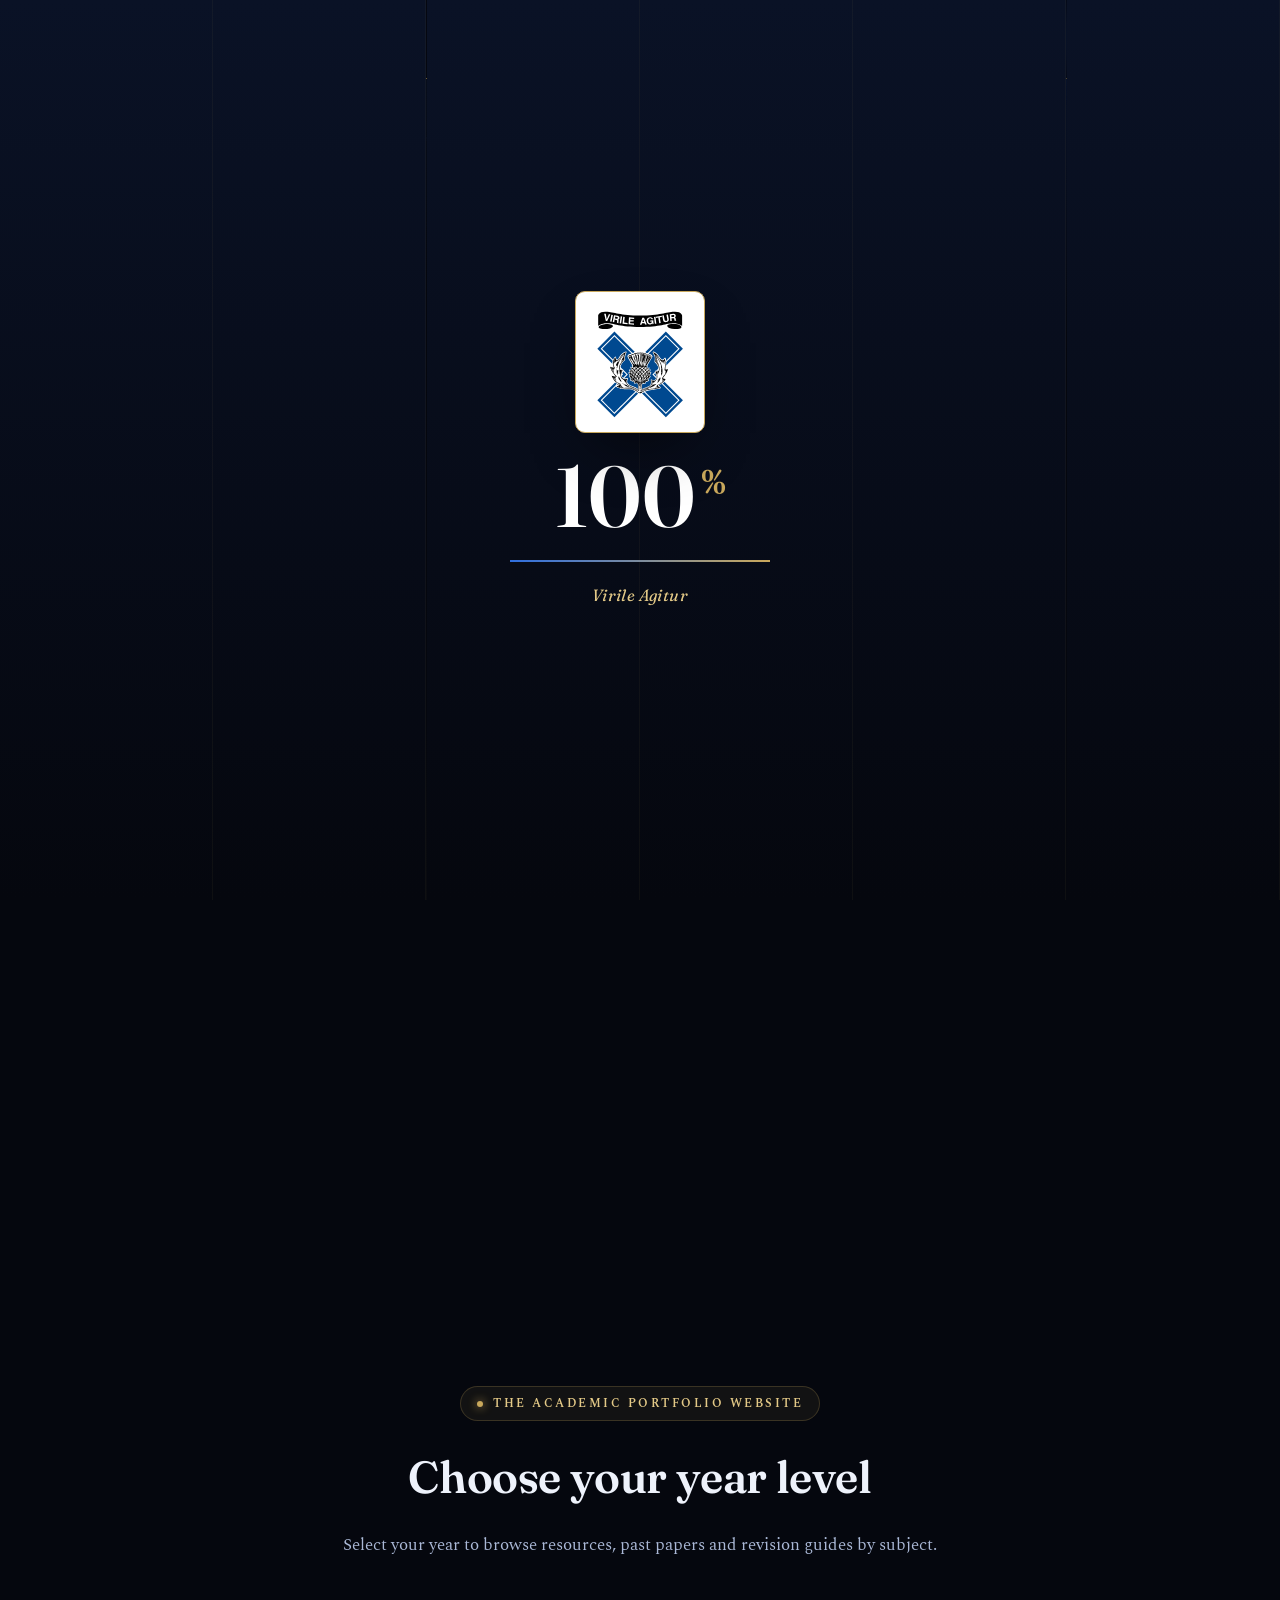
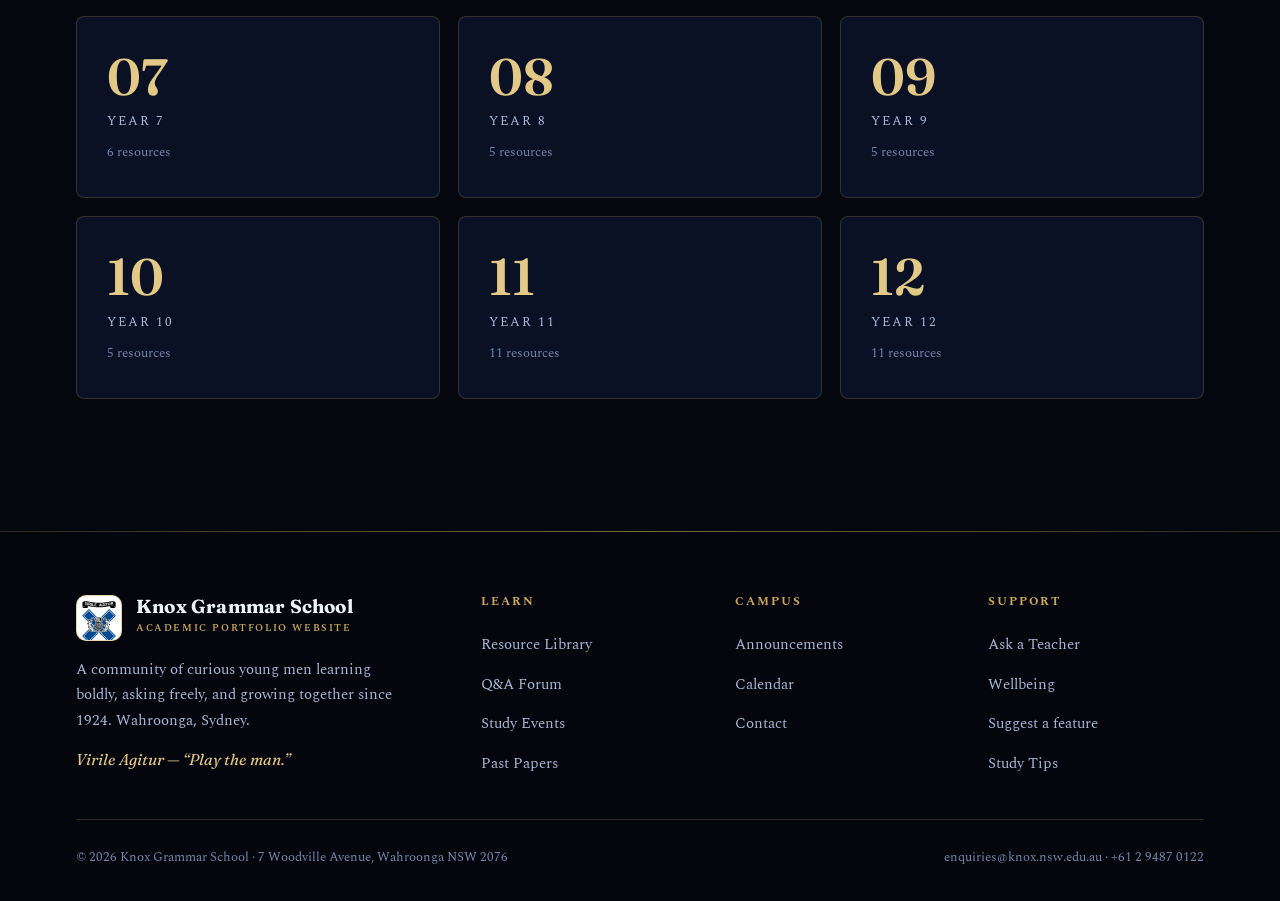
<file: index.html>
<!DOCTYPE html>
<html lang="en">
<head>
  <meta charset="UTF-8" />
  <meta name="viewport" content="width=device-width, initial-scale=1.0" />
  <title>Knox Grammar School · Academic Portfolio Website</title>
  <meta name="description" content="Knox Grammar School Academic Portfolio Website — Wahroonga, Sydney. Virile Agitur." />
  <script>
    // Decide early whether to play the intro loader (avoids title flash)
    (function () {
      try {
        var rm = matchMedia('(prefers-reduced-motion: reduce)').matches;
        if (!rm && !sessionStorage.getItem('knoxIntro')) document.documentElement.classList.add('is-loading');
      } catch (e) {}
    })();
  </script>
  <link rel="preconnect" href="https://fonts.googleapis.com" />
  <link href="https://fonts.googleapis.com/css2?family=Fraunces:ital,opsz,wght@0,9..144,400..700;1,9..144,400..600&family=Spectral:ital,wght@0,400;0,500;0,600;1,400&display=swap" rel="stylesheet" />
  <link rel="icon" type="image/svg+xml" href="assets/img/knox-logo.svg" />
  <link rel="stylesheet" href="assets/css/styles.css" />
</head>
<body>
  <div class="bg-aura"></div>
  <div class="bg-grid"></div>

  <!-- Intro loader / reveal -->
  <div class="loader" id="loader" aria-hidden="true">
    <div class="loader-panels">
      <span></span><span></span><span></span><span></span><span></span><span></span>
    </div>
    <div class="loader-content">
      <div class="loader-crest"><img src="assets/img/knox-logo.svg" alt="" /></div>
      <div class="loader-count"><span id="loader-num">0</span><b>%</b></div>
      <div class="loader-bar"><i id="loader-fill"></i></div>
      <div class="loader-tag">Virile Agitur</div>
    </div>
  </div>

  <div id="nav-mount" data-active="index.html"></div>

  <!-- Title page (scroll-animated) -->
  <header class="title-hero">
    <div class="title-sticky">
      <div class="hero-stage">
        <h1 class="bigword" data-px="word">KNOX</h1>
        <div class="hero-crest" data-px="crest">
          <img src="assets/img/knox-logo.svg" alt="Knox Grammar School crest — Virile Agitur" />
        </div>
      </div>
      <div class="hero-tagline" data-px="tag">
        <span class="t-motto">Virile Agitur.</span>
        <span class="t-sub">Knox Grammar School — Wahroonga, est. 1924</span>
      </div>
      <div class="hero-scroll" aria-hidden="true"><span>Scroll to choose your year</span><i></i></div>
    </div>
  </header>

  <!-- Year gate: scroll past the title to choose a year level -->
  <section class="year-gate section">
    <div class="container">
      <div class="section-head reveal">
        <span class="eyebrow"><span class="dot"></span> The Academic Portfolio Website</span>
        <h2>Choose your year level</h2>
        <p>Select your year to browse resources, past papers and revision guides by subject.</p>
      </div>
      <div class="year-grid">
        <a class="year-card reveal" href="subjects.html?year=7"><span class="yc-num">07</span><span class="yc-label">Year 7</span><span class="yc-count" data-yc="7"></span><span class="yc-go">→</span></a>
        <a class="year-card reveal" href="subjects.html?year=8"><span class="yc-num">08</span><span class="yc-label">Year 8</span><span class="yc-count" data-yc="8"></span><span class="yc-go">→</span></a>
        <a class="year-card reveal" href="subjects.html?year=9"><span class="yc-num">09</span><span class="yc-label">Year 9</span><span class="yc-count" data-yc="9"></span><span class="yc-go">→</span></a>
        <a class="year-card reveal" href="subjects.html?year=10"><span class="yc-num">10</span><span class="yc-label">Year 10</span><span class="yc-count" data-yc="10"></span><span class="yc-go">→</span></a>
        <a class="year-card reveal" href="subjects.html?year=11"><span class="yc-num">11</span><span class="yc-label">Year 11</span><span class="yc-count" data-yc="11"></span><span class="yc-go">→</span></a>
        <a class="year-card reveal" href="subjects.html?year=12"><span class="yc-num">12</span><span class="yc-label">Year 12</span><span class="yc-count" data-yc="12"></span><span class="yc-go">→</span></a>
      </div>
    </div>
  </section>

  <div id="footer-mount"></div>
  <script src="assets/js/main.js"></script>
  <script src="assets/js/resources-data.js"></script>
  <script>
    // Fill each year card with its resource count from the shared data
    (function () {
      const data = window.KNOX_RESOURCES || [];
      document.querySelectorAll('.yc-count[data-yc]').forEach(el => {
        const n = data.filter(r => r.year === parseInt(el.dataset.yc, 10)).length;
        el.textContent = n + (n === 1 ? ' resource' : ' resources');
      });
    })();

    // Intro loader: count 0->100, then lift the curtain to reveal the title
    (function () {
      const root = document.documentElement;
      const loader = document.getElementById('loader');
      if (!loader) return;
      if (!root.classList.contains('is-loading')) { loader.remove(); document.body.classList.add('revealed'); return; }
      document.body.style.overflow = 'hidden';
      const num = document.getElementById('loader-num');
      const fill = document.getElementById('loader-fill');
      const dur = 1900, start = performance.now();
      const ease = t => 1 - Math.pow(1 - t, 3);
      function tick(now) {
        const t = Math.min(1, (now - start) / dur);
        const v = Math.round(ease(t) * 100);
        num.textContent = v;
        if (fill) fill.style.transform = 'scaleX(' + (v / 100) + ')';
        if (t < 1) requestAnimationFrame(tick); else finish();
      }
      function finish() {
        setTimeout(() => {
          loader.classList.add('done');
          document.body.classList.add('revealed');
          try { sessionStorage.setItem('knoxIntro', '1'); } catch (e) {}
          setTimeout(() => { loader.remove(); root.classList.remove('is-loading'); document.body.style.overflow = ''; }, 1350);
        }, 280);
      }
      requestAnimationFrame(tick);
    })();

    // Scroll-driven parallax for the title page
    (function () {
      const hero = document.querySelector('.title-hero');
      if (!hero) return;
      const reduce = matchMedia('(prefers-reduced-motion: reduce)').matches;
      const el = s => document.querySelector('[data-px="' + s + '"]');
      const word = el('word'), crest = el('crest'), tag = el('tag');
      const cue = document.querySelector('.hero-scroll');
      function frame() {
        const total = hero.offsetHeight - window.innerHeight;
        const p = total > 0 ? Math.min(1, Math.max(0, -hero.getBoundingClientRect().top / total)) : 0;
        if (cue) cue.style.opacity = Math.max(0, 1 - p * 3);
        if (reduce) return;
        if (word) { word.style.transform = `translateY(${-p * 120}px) scale(${1 - p * 0.05})`; word.style.opacity = 1 - p * 0.55; }
        if (crest) { crest.style.transform = `translate(-50%, calc(-50% - ${p * 90}px)) scale(${1 - p * 0.22}) rotate(${-p * 4}deg)`; crest.style.opacity = 1 - p * 0.6; }
        if (tag) { tag.style.transform = `translateY(${-p * 60}px)`; tag.style.opacity = 1 - p * 1.2; }
      }
      let ticking = false;
      function onScroll() { if (!ticking) { requestAnimationFrame(() => { frame(); ticking = false; }); ticking = true; } }
      addEventListener('scroll', onScroll, { passive: true });
      addEventListener('resize', frame);
      frame();
    })();
  </script>
</body>
</html>
</file>
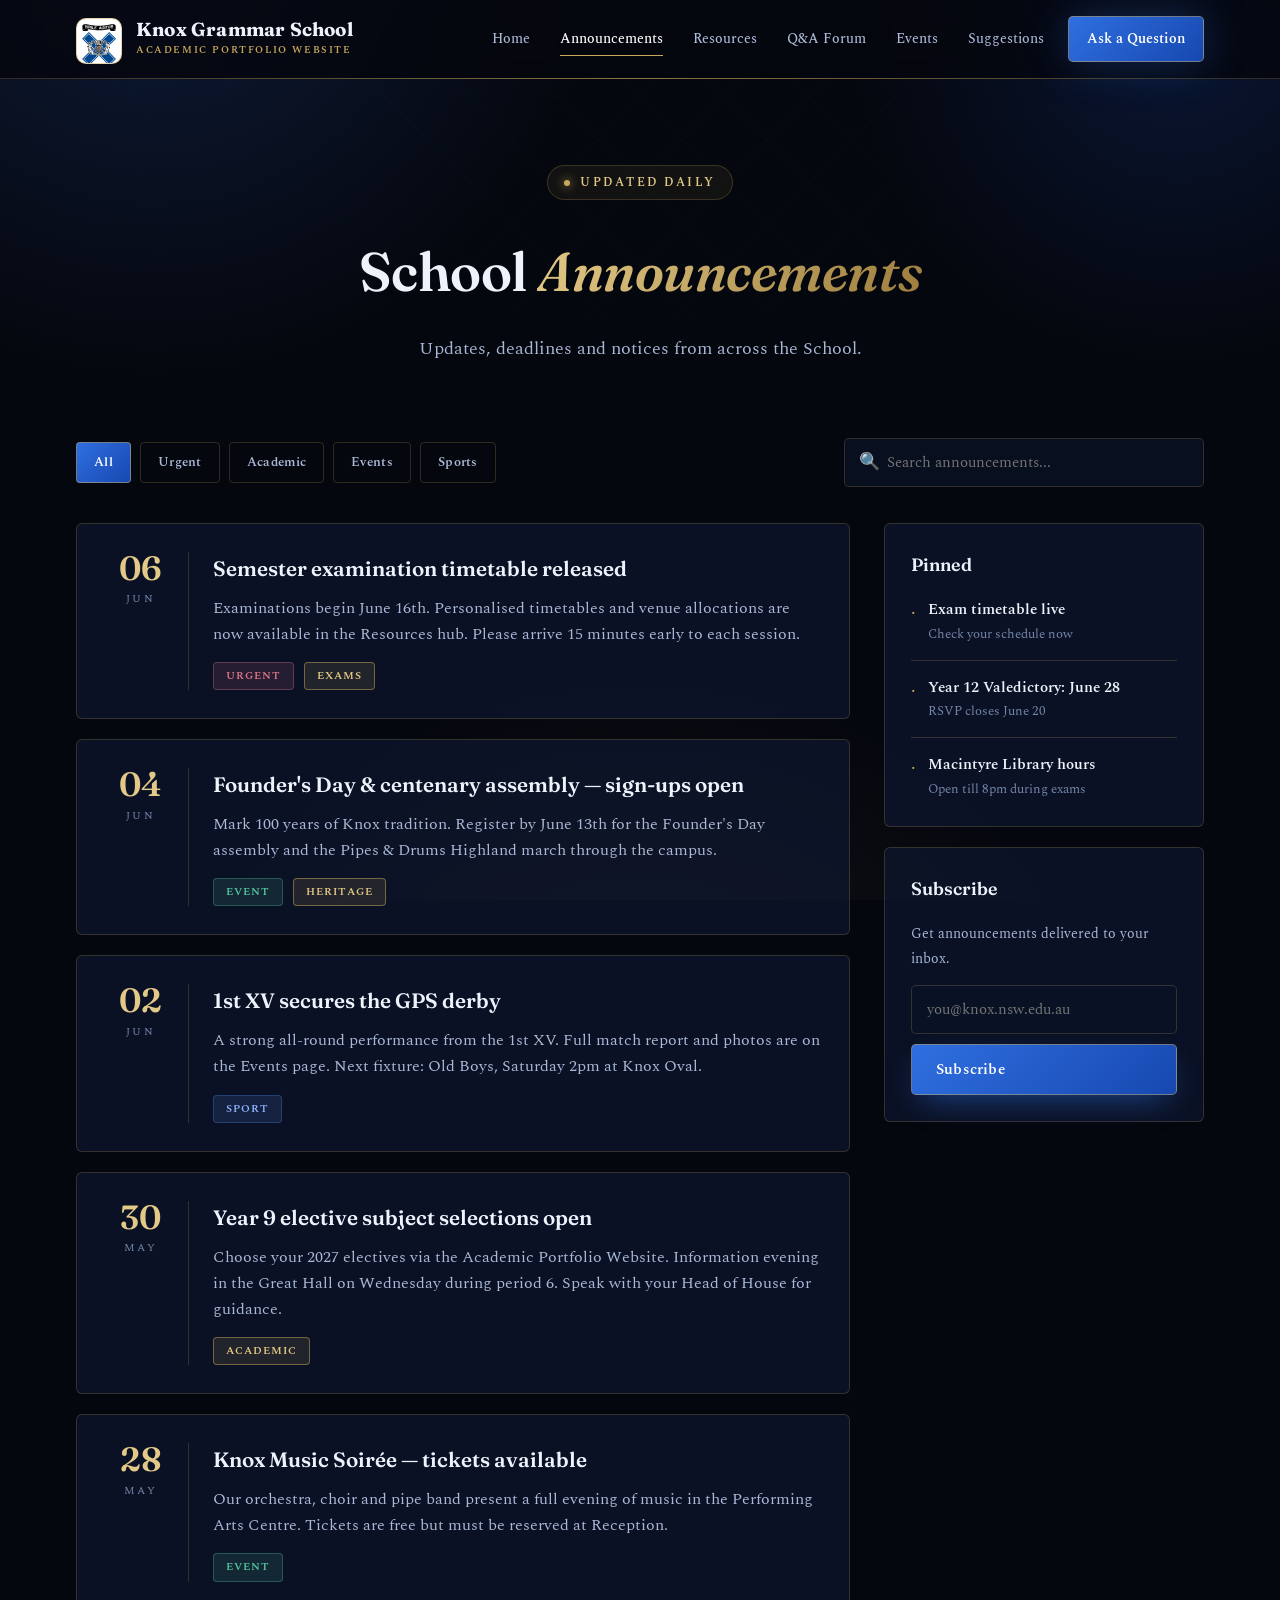
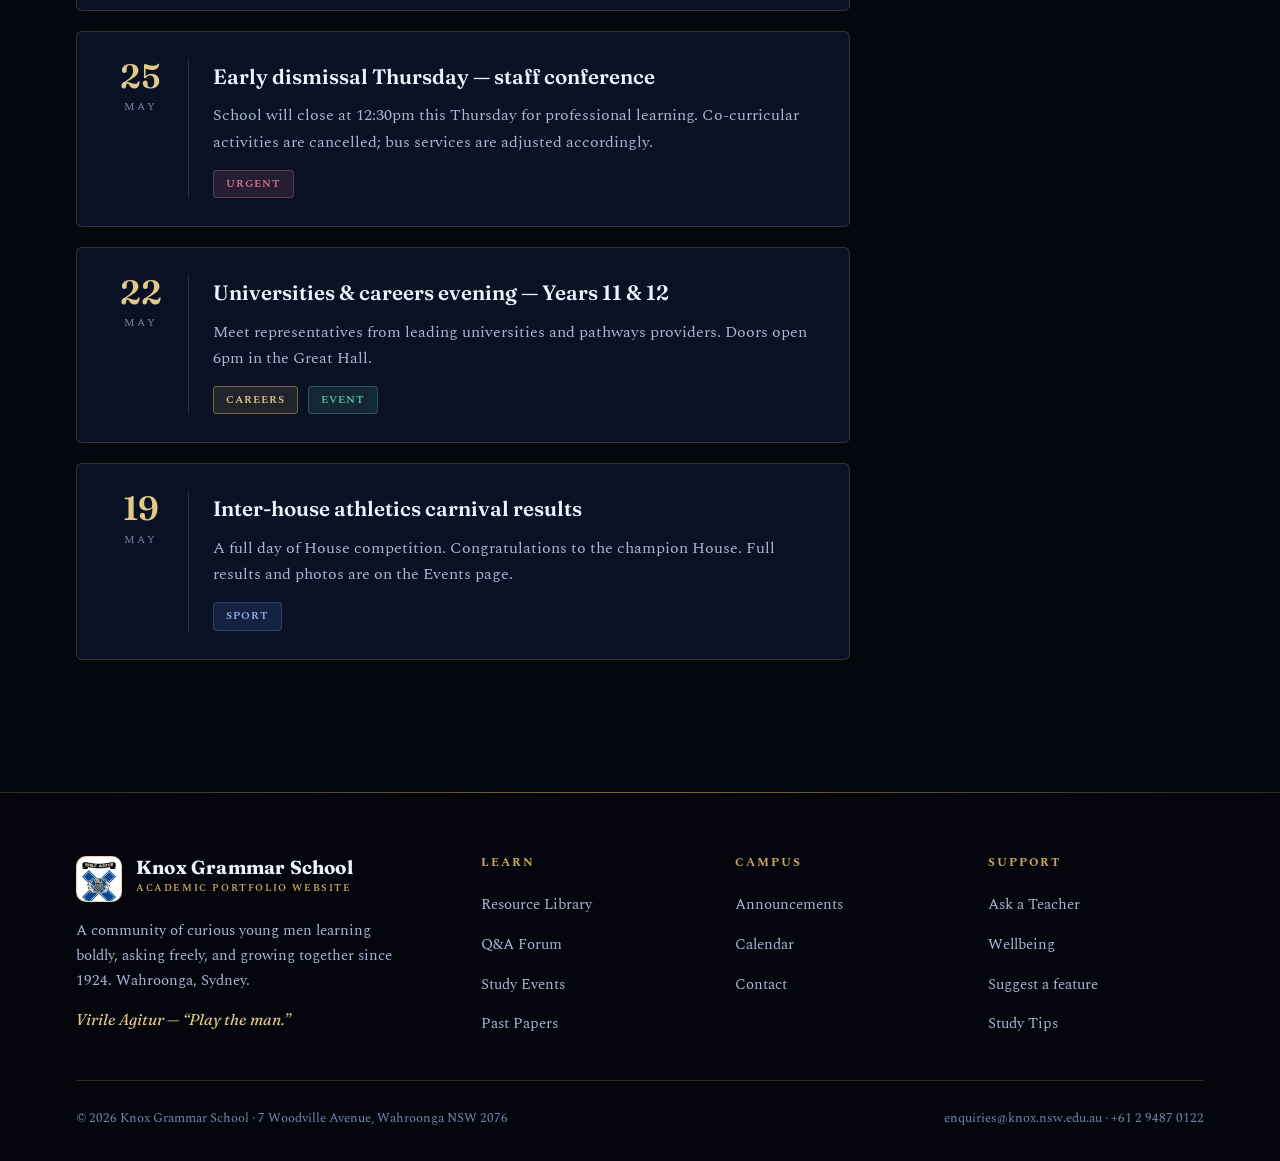
<file: announcements.html>
<!DOCTYPE html>
<html lang="en">
<head>
  <meta charset="UTF-8" />
  <meta name="viewport" content="width=device-width, initial-scale=1.0" />
  <title>Announcements · Knox Grammar School</title>
  <link rel="preconnect" href="https://fonts.googleapis.com" />
  <link href="https://fonts.googleapis.com/css2?family=Fraunces:ital,opsz,wght@0,9..144,400..700;1,9..144,400..600&family=Spectral:ital,wght@0,400;0,500;0,600;1,400&display=swap" rel="stylesheet" />
  <link rel="icon" type="image/svg+xml" href="assets/img/knox-logo.svg" />
  <link rel="stylesheet" href="assets/css/styles.css" />
</head>
<body>
  <div class="bg-aura"></div>
  <div class="bg-grid"></div>
  <div id="nav-mount" data-active="announcements.html"></div>

  <header class="page-hero">
    <div class="container">
      <span class="eyebrow reveal in"><span class="dot"></span> Updated daily</span>
      <h1 class="reveal in">School <span class="grad">Announcements</span></h1>
      <p class="reveal in">Updates, deadlines and notices from across the School.</p>
    </div>
  </header>

  <section class="section" style="padding-top:30px">
    <div class="container">
      <div class="toolbar reveal">
        <div class="chips" id="ann-filters">
          <div class="chip active" data-cat="all">All</div>
          <div class="chip" data-cat="urgent">Urgent</div>
          <div class="chip" data-cat="academic">Academic</div>
          <div class="chip" data-cat="event">Events</div>
          <div class="chip" data-cat="sport">Sports</div>
        </div>
        <div class="search-box">
          <span class="si-ic">🔍</span>
          <input type="text" id="ann-search" placeholder="Search announcements..." />
        </div>
      </div>

      <div class="ann-layout">
        <div class="ann-feed" id="ann-feed"><!-- injected --></div>

        <aside style="display:flex;flex-direction:column;gap:20px">
          <div class="card side-card reveal">
            <h4>Pinned</h4>
            <div class="side-list">
              <div class="si"><span class="ic">·</span><div><div class="t">Exam timetable live</div><div class="s">Check your schedule now</div></div></div>
              <div class="si"><span class="ic">·</span><div><div class="t">Year 12 Valedictory: June 28</div><div class="s">RSVP closes June 20</div></div></div>
              <div class="si"><span class="ic">·</span><div><div class="t">Macintyre Library hours</div><div class="s">Open till 8pm during exams</div></div></div>
            </div>
          </div>
          <div class="card side-card reveal">
            <h4>Subscribe</h4>
            <p style="color:var(--text-muted);font-size:.9rem;margin-bottom:14px">Get announcements delivered to your inbox.</p>
            <form id="sub-form" class="field" style="margin:0">
              <input type="email" placeholder="you@knox.nsw.edu.au" required style="margin-bottom:10px" />
              <button class="btn btn-primary" style="width:100%" type="submit">Subscribe</button>
            </form>
          </div>
        </aside>
      </div>
    </div>
  </section>

  <div id="footer-mount"></div>
  <script src="assets/js/main.js"></script>
  <script>
    const announcements = [
      { d:'06', m:'Jun', cat:['urgent','academic'], title:'Semester examination timetable released', body:'Examinations begin June 16th. Personalised timetables and venue allocations are now available in the Resources hub. Please arrive 15 minutes early to each session.', tags:[['Urgent','urgent'],['Exams','academic']] },
      { d:'04', m:'Jun', cat:['event','academic'], title:'Founder\'s Day &amp; centenary assembly — sign-ups open', body:'Mark 100 years of Knox tradition. Register by June 13th for the Founder\'s Day assembly and the Pipes &amp; Drums Highland march through the campus.', tags:[['Event','event'],['Heritage','academic']] },
      { d:'02', m:'Jun', cat:['sport'], title:'1st XV secures the GPS derby', body:'A strong all-round performance from the 1st XV. Full match report and photos are on the Events page. Next fixture: Old Boys, Saturday 2pm at Knox Oval.', tags:[['Sport','sport']] },
      { d:'30', m:'May', cat:['academic'], title:'Year 9 elective subject selections open', body:'Choose your 2027 electives via the Academic Portfolio Website. Information evening in the Great Hall on Wednesday during period 6. Speak with your Head of House for guidance.', tags:[['Academic','academic']] },
      { d:'28', m:'May', cat:['event'], title:'Knox Music Soirée — tickets available', body:'Our orchestra, choir and pipe band present a full evening of music in the Performing Arts Centre. Tickets are free but must be reserved at Reception.', tags:[['Event','event']] },
      { d:'25', m:'May', cat:['urgent'], title:'Early dismissal Thursday — staff conference', body:'School will close at 12:30pm this Thursday for professional learning. Co-curricular activities are cancelled; bus services are adjusted accordingly.', tags:[['Urgent','urgent']] },
      { d:'22', m:'May', cat:['academic','event'], title:'Universities &amp; careers evening — Years 11 &amp; 12', body:'Meet representatives from leading universities and pathways providers. Doors open 6pm in the Great Hall.', tags:[['Careers','academic'],['Event','event']] },
      { d:'19', m:'May', cat:['sport'], title:'Inter-house athletics carnival results', body:'A full day of House competition. Congratulations to the champion House. Full results and photos are on the Events page.', tags:[['Sport','sport']] }
    ];

    function pillClass(c){ return c; }
    function render(list){
      const feed = document.getElementById('ann-feed');
      if(!list.length){ feed.innerHTML = '<div class="card empty-state"><h3>Nothing found</h3><p>Try a different filter or search term.</p></div>'; return; }
      feed.innerHTML = list.map(a => `
        <article class="ann-item reveal in">
          <div class="ann-date"><div class="d">${a.d}</div><div class="m">${a.m}</div></div>
          <div class="ann-body">
            <h3>${a.title}</h3>
            <p>${a.body}</p>
            <div class="ann-meta">${a.tags.map(t=>`<span class="pill ${t[1]}">${t[0]}</span>`).join('')}</div>
          </div>
        </article>`).join('');
    }

    let cat='all', term='';
    function apply(){
      render(announcements.filter(a=>{
        const mc = cat==='all' || a.cat.includes(cat);
        const mt = !term || (a.title+a.body).toLowerCase().includes(term.toLowerCase());
        return mc && mt;
      }));
    }
    document.addEventListener('DOMContentLoaded', ()=>{
      apply();
      document.querySelectorAll('#ann-filters .chip').forEach(c=>c.onclick=()=>{
        document.querySelectorAll('#ann-filters .chip').forEach(x=>x.classList.remove('active'));
        c.classList.add('active'); cat=c.dataset.cat; apply();
      });
      document.getElementById('ann-search').oninput = e=>{ term=e.target.value; apply(); };
      document.getElementById('sub-form').onsubmit = e=>{ e.preventDefault(); e.target.reset(); showToast('Subscribed.'); };
    });
  </script>
</body>
</html>
</file>
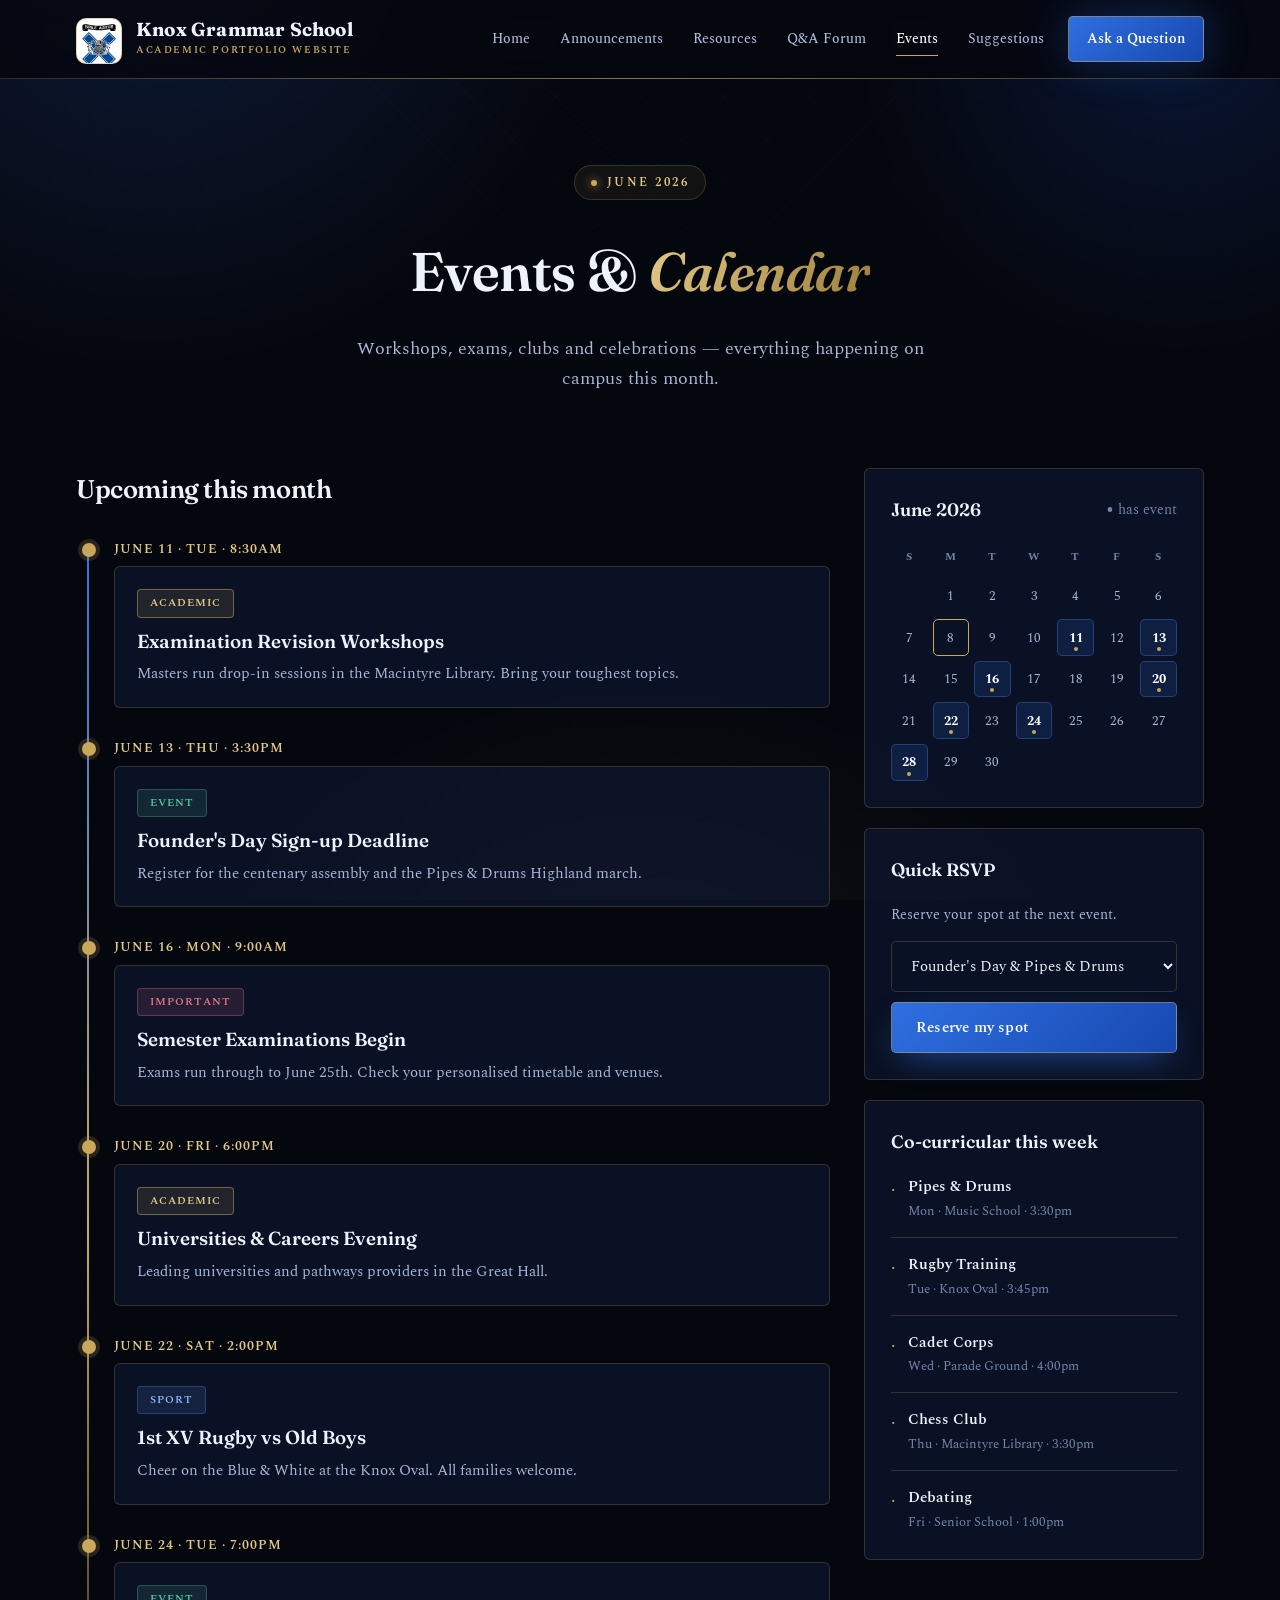
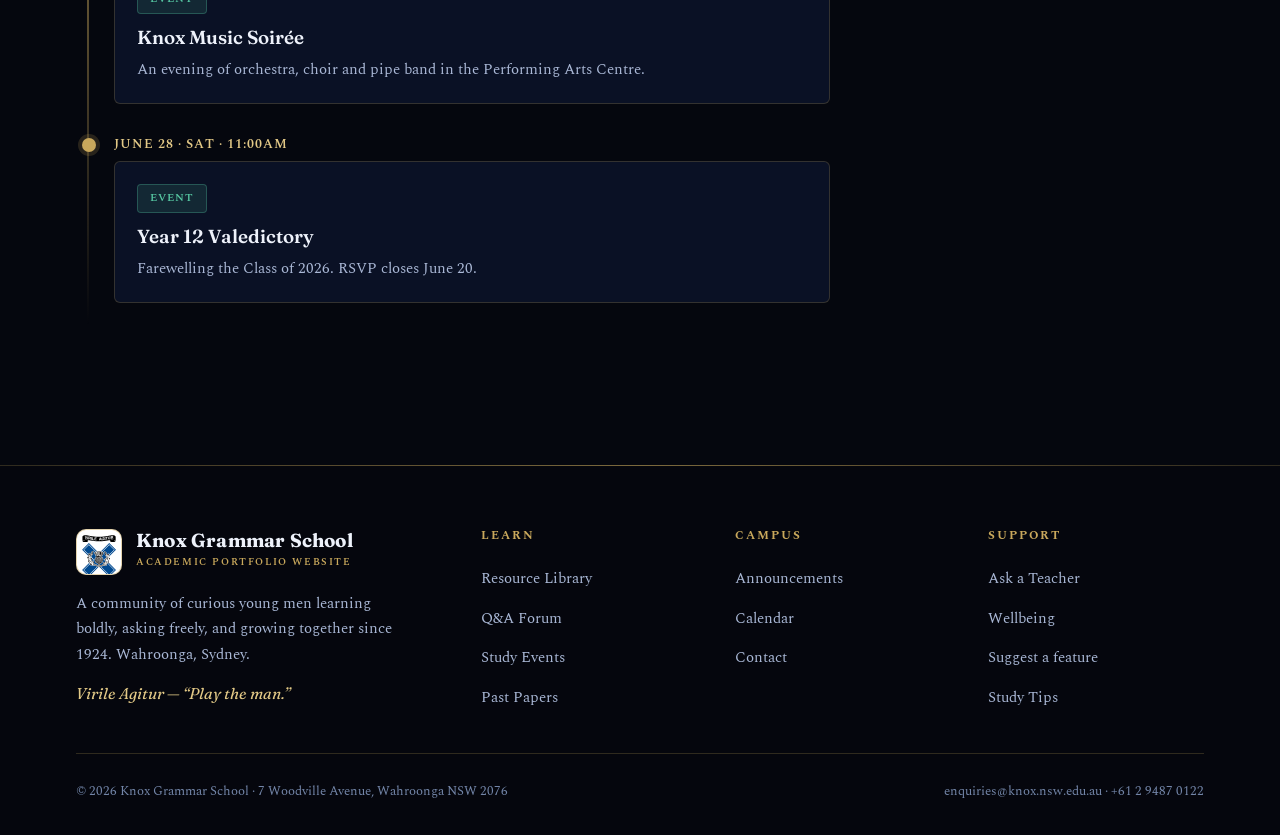
<file: events.html>
<!DOCTYPE html>
<html lang="en">
<head>
  <meta charset="UTF-8" />
  <meta name="viewport" content="width=device-width, initial-scale=1.0" />
  <title>Events · Knox Grammar School</title>
  <link rel="preconnect" href="https://fonts.googleapis.com" />
  <link href="https://fonts.googleapis.com/css2?family=Fraunces:ital,opsz,wght@0,9..144,400..700;1,9..144,400..600&family=Spectral:ital,wght@0,400;0,500;0,600;1,400&display=swap" rel="stylesheet" />
  <link rel="icon" type="image/svg+xml" href="assets/img/knox-logo.svg" />
  <link rel="stylesheet" href="assets/css/styles.css" />
</head>
<body>
  <div class="bg-aura"></div>
  <div class="bg-grid"></div>
  <div id="nav-mount" data-active="events.html"></div>

  <header class="page-hero">
    <div class="container">
      <span class="eyebrow reveal in"><span class="dot"></span> June 2026</span>
      <h1 class="reveal in">Events &amp; <span class="grad">Calendar</span></h1>
      <p class="reveal in">Workshops, exams, clubs and celebrations — everything happening on campus this month.</p>
    </div>
  </header>

  <section class="section" style="padding-top:30px">
    <div class="container">
      <div class="event-grid">
        <div>
          <div class="section-head left reveal" style="margin-bottom:28px">
            <h2 style="font-size:1.6rem">Upcoming this month</h2>
          </div>
          <div class="timeline" id="timeline"><!-- injected --></div>
        </div>

        <aside style="display:flex;flex-direction:column;gap:20px">
          <div class="card cal reveal">
            <div class="cal-head">
              <h4>June 2026</h4>
              <span style="color:var(--text-dim);font-size:.85rem">● has event</span>
            </div>
            <div class="cal-grid" id="cal"><!-- injected --></div>
          </div>
          <div class="card side-card reveal">
            <h4>Quick RSVP</h4>
            <p style="color:var(--text-muted);font-size:.9rem;margin-bottom:14px">Reserve your spot at the next event.</p>
            <form id="rsvp-form" class="field" style="margin:0">
              <select style="margin-bottom:10px" id="rsvp-event">
                <option>Founder's Day &amp; Pipes &amp; Drums</option>
                <option>Universities &amp; Careers Evening</option>
                <option>Knox Music Soirée</option>
                <option>Examination Revision Workshops</option>
              </select>
              <button class="btn btn-primary" style="width:100%" type="submit">Reserve my spot</button>
            </form>
          </div>
          <div class="card side-card reveal">
            <h4>Co-curricular this week</h4>
            <div class="side-list">
              <div class="si"><span class="ic">·</span><div><div class="t">Pipes &amp; Drums</div><div class="s">Mon · Music School · 3:30pm</div></div></div>
              <div class="si"><span class="ic">·</span><div><div class="t">Rugby Training</div><div class="s">Tue · Knox Oval · 3:45pm</div></div></div>
              <div class="si"><span class="ic">·</span><div><div class="t">Cadet Corps</div><div class="s">Wed · Parade Ground · 4:00pm</div></div></div>
              <div class="si"><span class="ic">·</span><div><div class="t">Chess Club</div><div class="s">Thu · Macintyre Library · 3:30pm</div></div></div>
              <div class="si"><span class="ic">·</span><div><div class="t">Debating</div><div class="s">Fri · Senior School · 1:00pm</div></div></div>
            </div>
          </div>
        </aside>
      </div>
    </div>
  </section>

  <div id="footer-mount"></div>
  <script src="assets/js/main.js"></script>
  <script>
    const events = [
      { day:11, time:'Tue · 8:30am', cat:'academic', title:'Examination Revision Workshops', desc:'Masters run drop-in sessions in the Macintyre Library. Bring your toughest topics.' },
      { day:13, time:'Thu · 3:30pm', cat:'event', title:'Founder\'s Day Sign-up Deadline', desc:'Register for the centenary assembly and the Pipes &amp; Drums Highland march.' },
      { day:16, time:'Mon · 9:00am', cat:'urgent', title:'Semester Examinations Begin', desc:'Exams run through to June 25th. Check your personalised timetable and venues.' },
      { day:20, time:'Fri · 6:00pm', cat:'academic', title:'Universities &amp; Careers Evening', desc:'Leading universities and pathways providers in the Great Hall.' },
      { day:22, time:'Sat · 2:00pm', cat:'sport', title:'1st XV Rugby vs Old Boys', desc:'Cheer on the Blue &amp; White at the Knox Oval. All families welcome.' },
      { day:24, time:'Tue · 7:00pm', cat:'event', title:'Knox Music Soirée', desc:'An evening of orchestra, choir and pipe band in the Performing Arts Centre.' },
      { day:28, time:'Sat · 11:00am', cat:'event', title:'Year 12 Valedictory', desc:'Farewelling the Class of 2026. RSVP closes June 20.' }
    ];
    const eventDays = events.map(e=>e.day);
    const pillFor = c => ['urgent','event','sport','academic'].includes(c)?c:'academic';
    const labelFor = c => ({urgent:'Important',event:'Event',sport:'Sport',academic:'Academic'}[c]||'Academic');

    function renderTimeline(){
      document.getElementById('timeline').innerHTML = events.map(e=>`
        <div class="tl-item reveal in">
          <div class="tl-time">June ${e.day} · ${e.time}</div>
          <div class="card tl-card">
            <span class="pill ${pillFor(e.cat)}">${labelFor(e.cat)}</span>
            <h3 style="margin-top:8px">${e.title}</h3>
            <p>${e.desc}</p>
          </div>
        </div>`).join('');
    }
    function renderCal(){
      const dows=['S','M','T','W','T','F','S'];
      const firstDay=new Date(2026,5,1).getDay(); // June 2026
      const days=30, today=8;
      let html=dows.map(d=>`<div class="dow">${d}</div>`).join('');
      for(let i=0;i<firstDay;i++) html+='<div class="cal-cell"></div>';
      for(let d=1;d<=days;d++){
        const has=eventDays.includes(d);
        const ev=events.find(e=>e.day===d);
        html+=`<div class="cal-cell ${has?'has-event':''} ${d===today?'today':''}" ${has?`data-ev="${ev.title}"`:''}>${d}</div>`;
      }
      const cal=document.getElementById('cal');
      cal.innerHTML=html;
      cal.querySelectorAll('[data-ev]').forEach(c=>c.onclick=()=>showToast(c.dataset.ev));
    }
    document.addEventListener('DOMContentLoaded',()=>{
      renderTimeline(); renderCal();
      document.getElementById('rsvp-form').onsubmit=e=>{ e.preventDefault(); showToast("You're on the list."); };
    });
  </script>
</body>
</html>
</file>
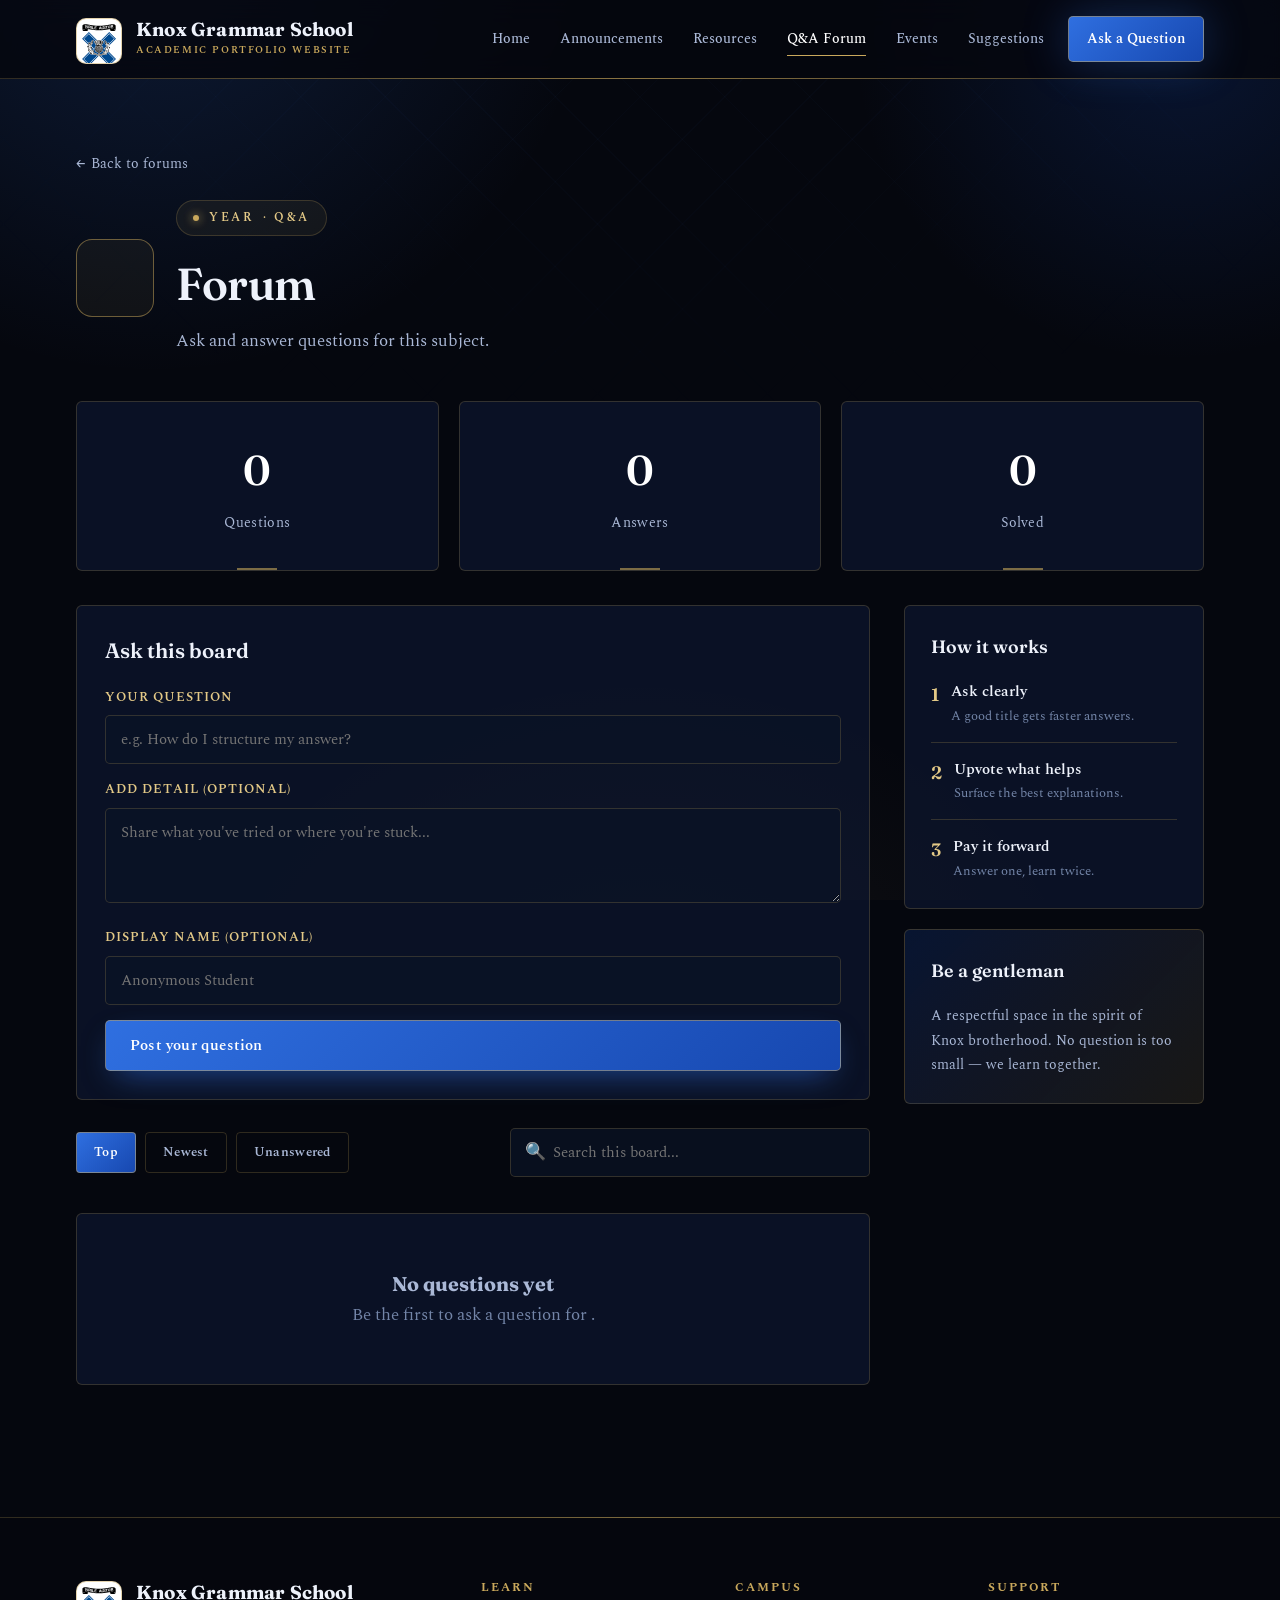
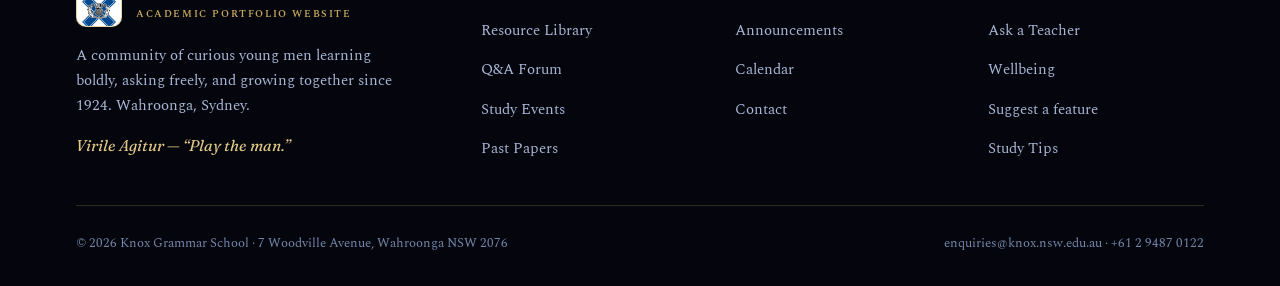
<file: forum-board.html>
<!DOCTYPE html>
<html lang="en">
<head>
  <meta charset="UTF-8" />
  <meta name="viewport" content="width=device-width, initial-scale=1.0" />
  <title>Forum · Knox Grammar School</title>
  <link rel="preconnect" href="https://fonts.googleapis.com" />
  <link href="https://fonts.googleapis.com/css2?family=Fraunces:ital,opsz,wght@0,9..144,400..700;1,9..144,400..600&family=Spectral:ital,wght@0,400;0,500;0,600;1,400&display=swap" rel="stylesheet" />
  <link rel="icon" type="image/svg+xml" href="assets/img/knox-logo.svg" />
  <link rel="stylesheet" href="assets/css/styles.css" />
</head>
<body class="page-enter">
  <div class="bg-aura"></div>
  <div class="bg-grid"></div>
  <div id="nav-mount" data-active="forum.html"></div>

  <header class="subject-hero">
    <span class="subject-photo" id="subject-photo"></span>
    <div class="container">
      <a class="subject-back" id="back-link" href="forum.html">← <span>Back to forums</span></a>
      <div class="subject-head">
        <span class="subject-emblem" id="subject-emblem"></span>
        <div>
          <span class="eyebrow"><span class="dot"></span> <span id="board-year">Year</span> · Q&amp;A</span>
          <h1 id="board-name">Forum</h1>
          <p id="board-tag">Ask and answer questions for this subject.</p>
        </div>
      </div>
    </div>
  </header>

  <section class="section" style="padding-top:26px">
    <div class="container">
      <div class="stats-band reveal" style="grid-template-columns:repeat(3,1fr);margin-bottom:34px">
        <div class="stat-box"><div class="num"><span id="stat-q">0</span></div><div class="lbl">Questions</div></div>
        <div class="stat-box"><div class="num"><span id="stat-a">0</span></div><div class="lbl">Answers</div></div>
        <div class="stat-box"><div class="num"><span id="stat-solved">0</span></div><div class="lbl">Solved</div></div>
      </div>

      <div class="forum-layout">
        <div>
          <div class="card ask-box reveal">
            <h3>Ask this board</h3>
            <form id="ask-form">
              <div class="field">
                <label for="q-title">Your question</label>
                <input type="text" id="q-title" placeholder="e.g. How do I structure my answer?" required />
              </div>
              <div class="field">
                <label for="q-detail">Add detail (optional)</label>
                <textarea id="q-detail" rows="3" placeholder="Share what you've tried or where you're stuck..."></textarea>
              </div>
              <div class="field">
                <label for="display-name">Display name (optional)</label>
                <input type="text" id="display-name" placeholder="Anonymous Student" />
              </div>
              <button class="btn btn-primary" type="submit" style="width:100%">Post your question</button>
            </form>
          </div>

          <div class="toolbar reveal">
            <div class="chips">
              <div class="chip active" data-sort="votes">Top</div>
              <div class="chip" data-sort="new">Newest</div>
              <div class="chip" data-sort="unanswered">Unanswered</div>
            </div>
            <div class="search-box">
              <span class="si-ic">🔍</span>
              <input type="text" id="forum-search" placeholder="Search this board..." />
            </div>
          </div>

          <div class="q-list" id="q-list"><!-- injected --></div>
        </div>

        <aside style="display:flex;flex-direction:column;gap:20px">
          <div class="card side-card reveal">
            <h4>How it works</h4>
            <div class="side-list">
              <div class="si"><span class="ic num">1</span><div><div class="t">Ask clearly</div><div class="s">A good title gets faster answers.</div></div></div>
              <div class="si"><span class="ic num">2</span><div><div class="t">Upvote what helps</div><div class="s">Surface the best explanations.</div></div></div>
              <div class="si"><span class="ic num">3</span><div><div class="t">Pay it forward</div><div class="s">Answer one, learn twice.</div></div></div>
            </div>
          </div>
          <div class="card side-card reveal" style="background:linear-gradient(135deg,rgba(23,72,176,.22),rgba(201,168,92,.1))">
            <h4>Be a gentleman</h4>
            <p style="color:var(--text-muted);font-size:.9rem">A respectful space in the spirit of Knox brotherhood. No question is too small — we learn together.</p>
          </div>
        </aside>
      </div>
    </div>
  </section>

  <div id="footer-mount"></div>
  <script src="assets/js/main.js"></script>
  <script src="assets/js/subject-icons.js"></script>
  <script src="assets/js/forum-data.js"></script>
  <script src="assets/js/forum.js"></script>
  <script>
    // Header for this board (icon, photo, title, back link)
    (function () {
      const p = new URLSearchParams(location.search);
      const year = parseInt(p.get('year'), 10);
      const [subj, level] = (p.get('subject') || '').split('|');
      const label = level ? (level.indexOf(subj) === 0 ? level : subj + ' ' + level) : subj;
      document.addEventListener('DOMContentLoaded', () => {
        if (!subj) return;
        document.title = label + ' Forum · Knox Grammar School';
        document.getElementById('board-name').textContent = label;
        document.getElementById('board-year').textContent = 'Year ' + year;
        document.getElementById('subject-emblem').innerHTML = window.KNOX_ICON(subj, level);
        document.getElementById('back-link').href = 'forum.html?year=' + year;
        const photo = window.KNOX_PHOTO(subj, level);
        if (photo) {
          const ph = document.getElementById('subject-photo');
          const img = new Image(); img.alt = ''; img.onload = () => ph.classList.add('in'); img.src = photo; ph.appendChild(img);
        }
      });
    })();
  </script>
</body>
</html>
</file>
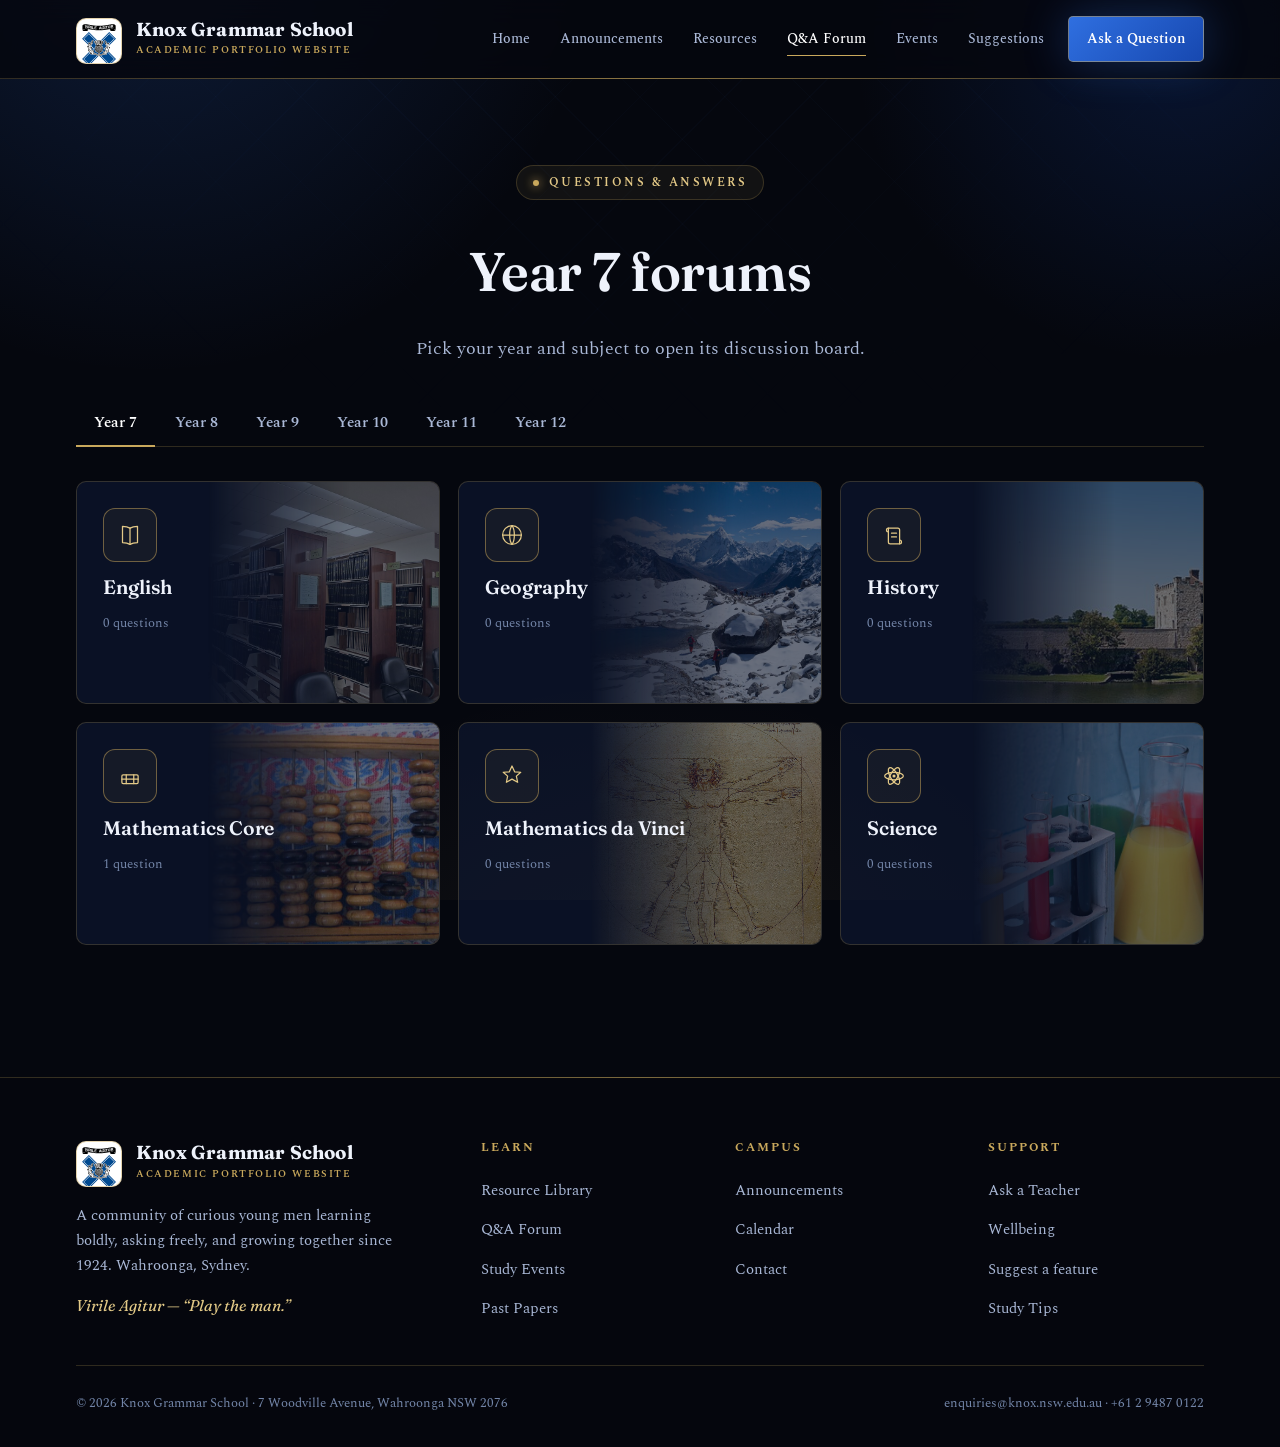
<file: forum.html>
<!DOCTYPE html>
<html lang="en">
<head>
  <meta charset="UTF-8" />
  <meta name="viewport" content="width=device-width, initial-scale=1.0" />
  <title>Q&amp;A Forum · Knox Grammar School</title>
  <link rel="preconnect" href="https://fonts.googleapis.com" />
  <link href="https://fonts.googleapis.com/css2?family=Fraunces:ital,opsz,wght@0,9..144,400..700;1,9..144,400..600&family=Spectral:ital,wght@0,400;0,500;0,600;1,400&display=swap" rel="stylesheet" />
  <link rel="icon" type="image/svg+xml" href="assets/img/knox-logo.svg" />
  <link rel="stylesheet" href="assets/css/styles.css" />
</head>
<body class="page-enter">
  <div class="bg-aura"></div>
  <div class="bg-grid"></div>
  <div id="nav-mount" data-active="forum.html"></div>

  <header class="page-hero" style="padding-bottom:18px">
    <div class="container">
      <span class="eyebrow reveal in"><span class="dot"></span> Questions &amp; answers</span>
      <h1 class="reveal in" id="forum-title">Q&amp;A Forum</h1>
      <p class="reveal in">Pick your year and subject to open its discussion board.</p>
    </div>
  </header>

  <section class="section" style="padding-top:18px">
    <div class="container">
      <div class="tabs" id="year-tabs" style="margin-bottom:34px">
        <button class="tab" data-year="7">Year 7</button>
        <button class="tab" data-year="8">Year 8</button>
        <button class="tab" data-year="9">Year 9</button>
        <button class="tab" data-year="10">Year 10</button>
        <button class="tab" data-year="11">Year 11</button>
        <button class="tab" data-year="12">Year 12</button>
      </div>
      <div class="subject-grid" id="subject-grid"><!-- injected --></div>
    </div>
  </section>

  <div id="footer-mount"></div>
  <script src="assets/js/main.js"></script>
  <script src="assets/js/resources-data.js"></script>
  <script src="assets/js/forum-data.js"></script>
  <script src="assets/js/subject-icons.js"></script>
  <script>
    const subjectsForYear = y => (window.KNOX_SUBJECTS_BY_YEAR && window.KNOX_SUBJECTS_BY_YEAR[y]) || [];
    const streamsFor = (subj, y) => (window.KNOX_STREAMS && window.KNOX_STREAMS[subj] && window.KNOX_STREAMS[subj][y]) || [];
    const QUESTIONS = window.loadForumQuestions();

    function subjectItems(y){
      const items = [];
      subjectsForYear(y).forEach(s => {
        const streams = streamsFor(s, y);
        if (streams.length){
          streams.forEach(l => items.push({ subj:s, level:l, label: l.indexOf(s)===0 ? l : s+' '+l, val: s+'|'+l }));
        } else {
          items.push({ subj:s, label:s, val:s });
        }
      });
      return items;
    }
    function countFor(it, y){
      return QUESTIONS.filter(q => q.year===y && q.subject===it.subj && (!it.level || q.level===it.level)).length;
    }

    let selYear = 7;
    function render(){
      const grid = document.getElementById('subject-grid');
      grid.innerHTML = subjectItems(selYear).map((it, i) => {
        const n = countFor(it, selYear);
        const href = 'forum-board.html?year=' + selYear + '&subject=' + encodeURIComponent(it.val);
        const photo = window.KNOX_PHOTO(it.subj, it.level);
        return `<a class="subject-card" href="${href}" data-href="${href}" style="--i:${i}">
          ${photo ? `<span class="sc-photo"><img src="${photo}" alt="" loading="lazy" onload="this.closest('.sc-photo').classList.add('in')" onerror="this.closest('.sc-photo').remove()"></span>` : ''}
          <span class="sc-icon">${window.KNOX_ICON(it.subj, it.level)}</span>
          <span class="sc-name">${it.label}</span>
          <span class="sc-count">${n} question${n===1?'':'s'}</span>
          <span class="sc-go" aria-hidden="true">→</span>
        </a>`;
      }).join('');
      grid.querySelectorAll('.subject-card').forEach(card => {
        card.addEventListener('click', e => {
          if (matchMedia('(prefers-reduced-motion: reduce)').matches) return;
          e.preventDefault();
          grid.querySelectorAll('.subject-card').forEach(c => c !== card && c.classList.add('dim'));
          card.classList.add('picked');
          document.body.classList.add('page-leave');
          setTimeout(() => { location.href = card.dataset.href; }, 380);
        });
      });
    }
    function selectYear(y, push){
      selYear = y;
      document.querySelectorAll('#year-tabs [data-year]').forEach(x => x.classList.toggle('active', parseInt(x.dataset.year,10)===y));
      document.getElementById('forum-title').textContent = 'Year ' + y + ' forums';
      render();
      if (push) history.replaceState(null, '', 'forum.html?year=' + y);
    }
    document.addEventListener('DOMContentLoaded', () => {
      document.querySelectorAll('#year-tabs [data-year]').forEach(b => b.onclick = () => selectYear(parseInt(b.dataset.year,10), true));
      const qy = new URLSearchParams(location.search).get('year');
      selectYear(qy && /^(7|8|9|10|11|12)$/.test(qy) ? parseInt(qy,10) : 7, false);
    });
  </script>
</body>
</html>
</file>
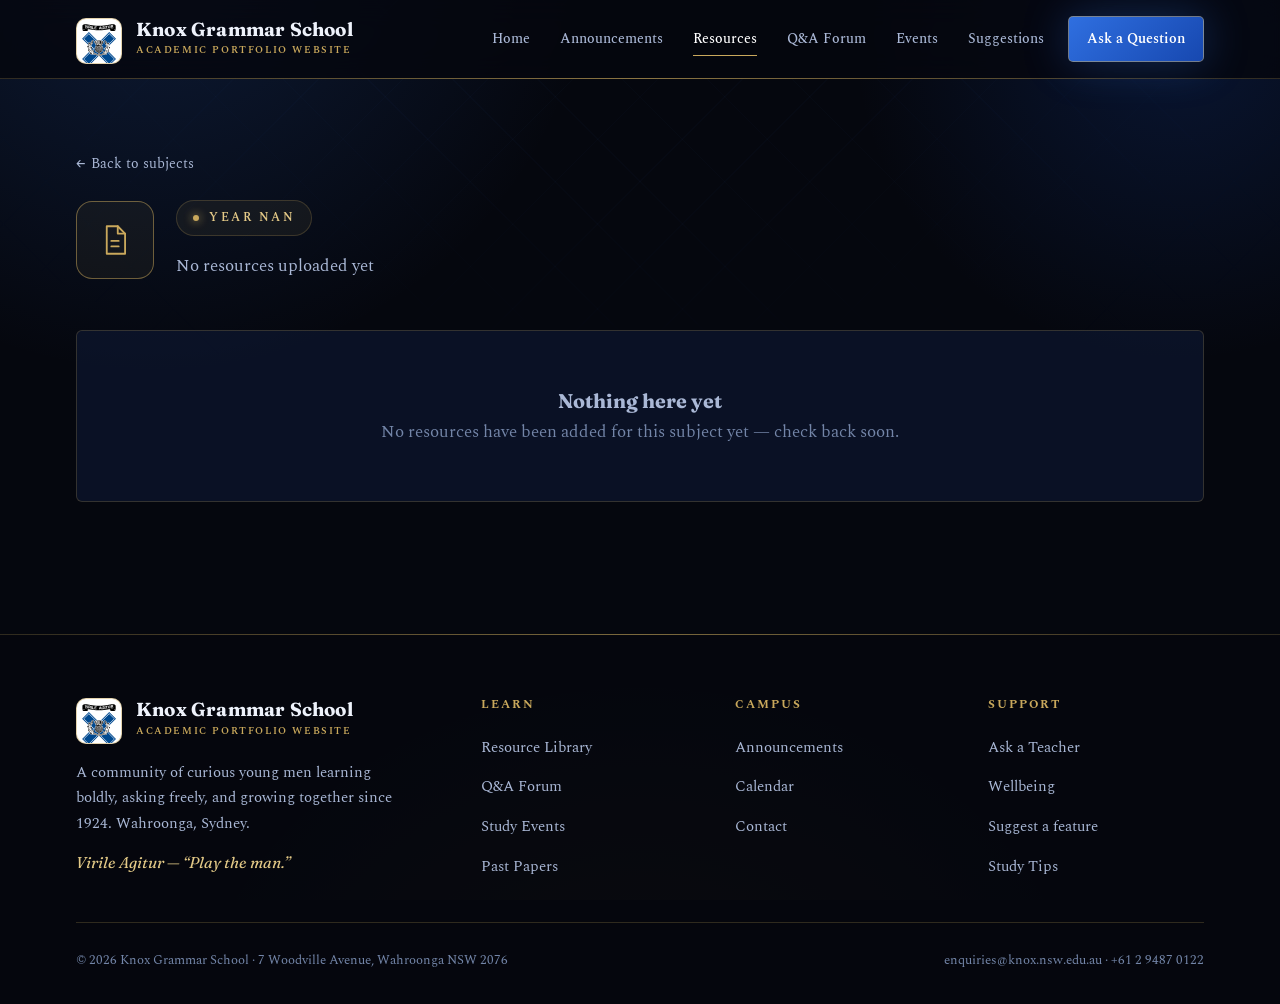
<file: subject.html>
<!DOCTYPE html>
<html lang="en">
<head>
  <meta charset="UTF-8" />
  <meta name="viewport" content="width=device-width, initial-scale=1.0" />
  <title>Subject · Knox Grammar School</title>
  <link rel="preconnect" href="https://fonts.googleapis.com" />
  <link href="https://fonts.googleapis.com/css2?family=Fraunces:ital,opsz,wght@0,9..144,400..700;1,9..144,400..600&family=Spectral:ital,wght@0,400;0,500;0,600;1,400&display=swap" rel="stylesheet" />
  <link rel="icon" type="image/svg+xml" href="assets/img/knox-logo.svg" />
  <link rel="stylesheet" href="assets/css/styles.css" />
</head>
<body class="page-enter">
  <div class="bg-aura"></div>
  <div class="bg-grid"></div>
  <div id="nav-mount" data-active="subjects.html"></div>

  <header class="subject-hero">
    <span class="subject-photo" id="subject-photo"></span>
    <div class="container">
      <a class="subject-back" id="back-link" href="subjects.html">← <span>Back to subjects</span></a>
      <div class="subject-head">
        <span class="subject-emblem" id="subject-emblem"></span>
        <div>
          <span class="eyebrow"><span class="dot"></span> <span id="subject-year">Year</span></span>
          <h1 id="subject-name">Subject</h1>
          <p id="subject-count">Materials &amp; resources</p>
        </div>
      </div>
    </div>
  </header>

  <section class="section" style="padding-top:30px">
    <div class="container">
      <div class="res-grid" id="res-grid"><!-- injected --></div>
    </div>
  </section>

  <div id="footer-mount"></div>
  <script src="assets/js/main.js"></script>
  <script src="assets/js/resources-data.js"></script>
  <script src="assets/js/subject-icons.js"></script>
  <script>
    const typeColor = { 'Past Papers':'#2f6bff','Video Series':'#6a5cff','Revision Guide':'#38e1ff','Interactive':'#34e0a1','Notes':'#ffcf5c','Study Guide':'#2f6bff','Reading List':'#6a5cff','Atlas':'#38e1ff','Flashcards':'#34e0a1','Audio':'#ffcf5c','Tutorial':'#6a5cff','Templates':'#2f6bff','Toolkit':'#38e1ff' };
    const typeColorOf = t => typeColor[t] || '#7db1ff';

    const params = new URLSearchParams(location.search);
    const year = parseInt(params.get('year'), 10);
    const val = params.get('subject') || '';
    const [subj, level] = val.split('|');
    const label = level ? (level.indexOf(subj) === 0 ? level : subj + ' ' + level) : subj;

    function cardHTML(r, i){
      return `<article class="res-card" style="--i:${i}">
        <div class="res-top">
          <div class="r-icon">${(r.subj||'?')[0]}</div>
          <span class="res-type" style="color:${typeColorOf(r.type)}">${r.type}</span>
        </div>
        <div class="res-body">
          <h3>${r.title}</h3>
          <p>${r.desc}</p>
          <div class="res-foot">
            <div class="res-tags"><span class="tag" style="color:var(--gold-soft);border-color:var(--border-strong)">Year ${r.year}</span>${r.tags.map(t=>`<span class="tag">${t}</span>`).join('')}</div>
            <button class="btn btn-ghost btn-sm" data-open="${r.title}">Open ↗</button>
          </div>
        </div>
      </article>`;
    }

    document.addEventListener('DOMContentLoaded', () => {
      document.title = label + ' · Knox Grammar School';
      document.getElementById('subject-emblem').innerHTML = window.KNOX_ICON(subj, level);
      const photo = window.KNOX_PHOTO(subj, level);
      if (photo) {
        const ph = document.getElementById('subject-photo');
        const img = new Image();
        img.alt = ''; img.onload = () => ph.classList.add('in');
        img.src = photo; ph.appendChild(img);
      }
      document.getElementById('subject-year').textContent = 'Year ' + year;
      document.getElementById('subject-name').textContent = label;
      document.getElementById('back-link').href = 'subjects.html?year=' + year;

      const list = window.KNOX_RESOURCES.filter(r =>
        r.year===year && r.subj===subj && (!level || r.level===level)
      ).sort((a,b)=> a.title.localeCompare(b.title));

      document.getElementById('subject-count').textContent =
        list.length ? `${list.length} resource${list.length===1?'':'s'} available` : 'No resources uploaded yet';

      const grid = document.getElementById('res-grid');
      grid.innerHTML = list.length
        ? list.map(cardHTML).join('')
        : '<div class="card empty-state" style="grid-column:1/-1"><h3>Nothing here yet</h3><p>No resources have been added for this subject yet — check back soon.</p></div>';
      grid.querySelectorAll('[data-open]').forEach(b => b.onclick = () => showToast('Opening “' + b.dataset.open + '”'));
    });
  </script>
</body>
</html>
</file>
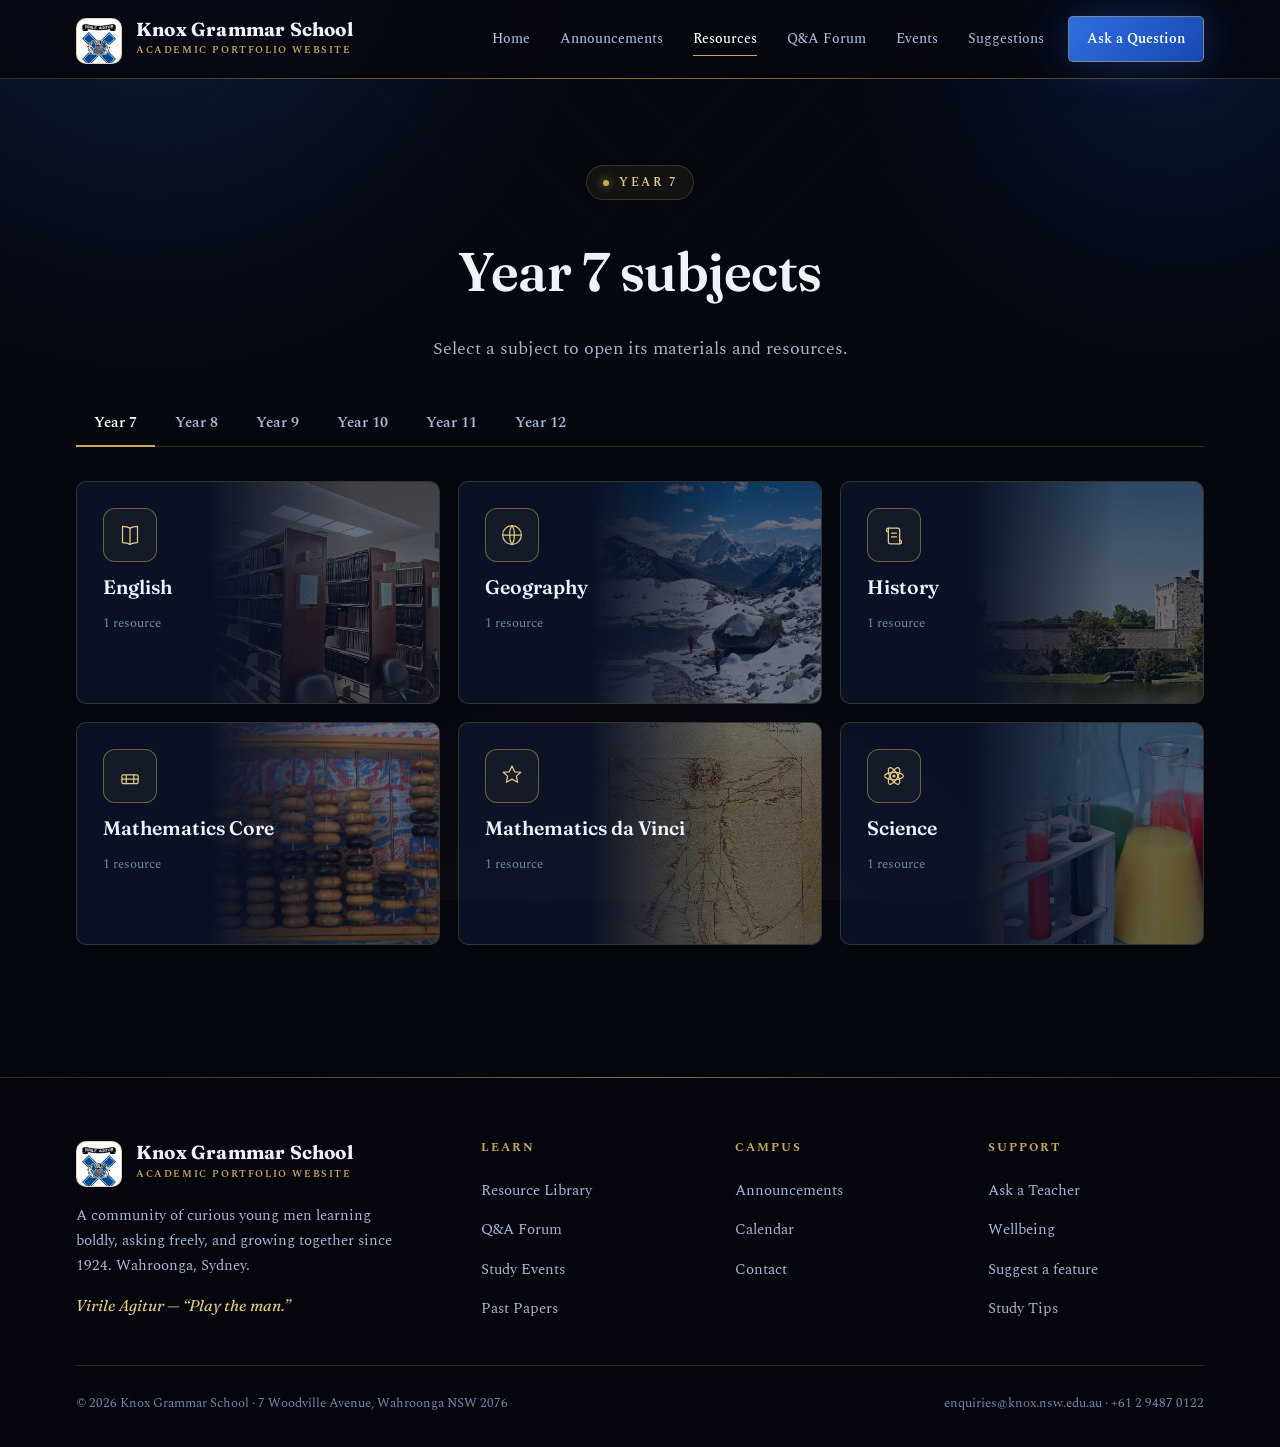
<file: subjects.html>
<!DOCTYPE html>
<html lang="en">
<head>
  <meta charset="UTF-8" />
  <meta name="viewport" content="width=device-width, initial-scale=1.0" />
  <title>Subjects · Knox Grammar School</title>
  <link rel="preconnect" href="https://fonts.googleapis.com" />
  <link href="https://fonts.googleapis.com/css2?family=Fraunces:ital,opsz,wght@0,9..144,400..700;1,9..144,400..600&family=Spectral:ital,wght@0,400;0,500;0,600;1,400&display=swap" rel="stylesheet" />
  <link rel="icon" type="image/svg+xml" href="assets/img/knox-logo.svg" />
  <link rel="stylesheet" href="assets/css/styles.css" />
</head>
<body class="page-enter">
  <div class="bg-aura"></div>
  <div class="bg-grid"></div>
  <div id="nav-mount" data-active="subjects.html"></div>

  <header class="page-hero" style="padding-bottom:18px">
    <div class="container">
      <span class="eyebrow reveal in"><span class="dot"></span> <span id="year-eyebrow">Resource Library</span></span>
      <h1 class="reveal in" id="year-title">Choose a subject</h1>
      <p class="reveal in" id="year-sub">Select a subject to open its materials and resources.</p>
    </div>
  </header>

  <section class="section" style="padding-top:18px">
    <div class="container">
      <!-- year switcher tabs -->
      <div class="tabs" id="year-tabs" style="margin-bottom:34px">
        <button class="tab" data-year="7">Year 7</button>
        <button class="tab" data-year="8">Year 8</button>
        <button class="tab" data-year="9">Year 9</button>
        <button class="tab" data-year="10">Year 10</button>
        <button class="tab" data-year="11">Year 11</button>
        <button class="tab" data-year="12">Year 12</button>
      </div>

      <div class="subject-grid" id="subject-grid"><!-- injected --></div>
    </div>
  </section>

  <div id="footer-mount"></div>
  <script src="assets/js/main.js"></script>
  <script src="assets/js/resources-data.js"></script>
  <script src="assets/js/subject-icons.js"></script>
  <script>
    const subjectsForYear = y => (window.KNOX_SUBJECTS_BY_YEAR && window.KNOX_SUBJECTS_BY_YEAR[y]) || [];
    const streamsFor = (subj, y) => (window.KNOX_STREAMS && window.KNOX_STREAMS[subj] && window.KNOX_STREAMS[subj][y]) || [];

    function subjectItems(y){
      const items = [];
      subjectsForYear(y).forEach(s => {
        const streams = streamsFor(s, y);
        if (streams.length){
          streams.forEach(l => items.push({
            subj: s, level: l,
            label: l.indexOf(s) === 0 ? l : s + ' ' + l,
            val: s + '|' + l
          }));
        } else {
          items.push({ subj:s, label:s, val:s });
        }
      });
      return items;
    }

    function countFor(it, y){
      return window.KNOX_RESOURCES.filter(r =>
        r.year===y && r.subj===it.subj && (!it.level || r.level===it.level)).length;
    }

    let selYear = 7;

    function render(){
      const grid = document.getElementById('subject-grid');
      const items = subjectItems(selYear);
      grid.innerHTML = items.map((it, i) => {
        const n = countFor(it, selYear);
        const href = 'subject.html?year=' + selYear + '&subject=' + encodeURIComponent(it.val);
        const photo = window.KNOX_PHOTO(it.subj, it.level);
        return `<a class="subject-card" href="${href}" data-href="${href}" style="--i:${i}">
          ${photo ? `<span class="sc-photo"><img src="${photo}" alt="" loading="lazy" onload="this.closest('.sc-photo').classList.add('in')" onerror="this.closest('.sc-photo').remove()"></span>` : ''}
          <span class="sc-icon">${window.KNOX_ICON(it.subj, it.level)}</span>
          <span class="sc-name">${it.label}</span>
          <span class="sc-count">${n} resource${n===1?'':'s'}</span>
          <span class="sc-go" aria-hidden="true">→</span>
        </a>`;
      }).join('');
      // animated click-through
      grid.querySelectorAll('.subject-card').forEach(card => {
        card.addEventListener('click', e => {
          if (matchMedia('(prefers-reduced-motion: reduce)').matches) return; // let it navigate normally
          e.preventDefault();
          grid.querySelectorAll('.subject-card').forEach(c => c !== card && c.classList.add('dim'));
          card.classList.add('picked');
          document.body.classList.add('page-leave');
          setTimeout(() => { location.href = card.dataset.href; }, 380);
        });
      });
    }

    function selectYear(y, push){
      selYear = y;
      document.querySelectorAll('#year-tabs [data-year]').forEach(x => x.classList.toggle('active', parseInt(x.dataset.year,10)===y));
      document.getElementById('year-eyebrow').textContent = 'Year ' + y;
      document.getElementById('year-title').textContent = 'Year ' + y + ' subjects';
      render();
      if (push) history.replaceState(null, '', 'subjects.html?year=' + y);
    }

    document.addEventListener('DOMContentLoaded', () => {
      document.querySelectorAll('#year-tabs [data-year]').forEach(b => b.onclick = () => selectYear(parseInt(b.dataset.year,10), true));
      const qy = new URLSearchParams(location.search).get('year');
      selectYear(qy && /^(7|8|9|10|11|12)$/.test(qy) ? parseInt(qy,10) : 7, false);
    });
  </script>
</body>
</html>
</file>
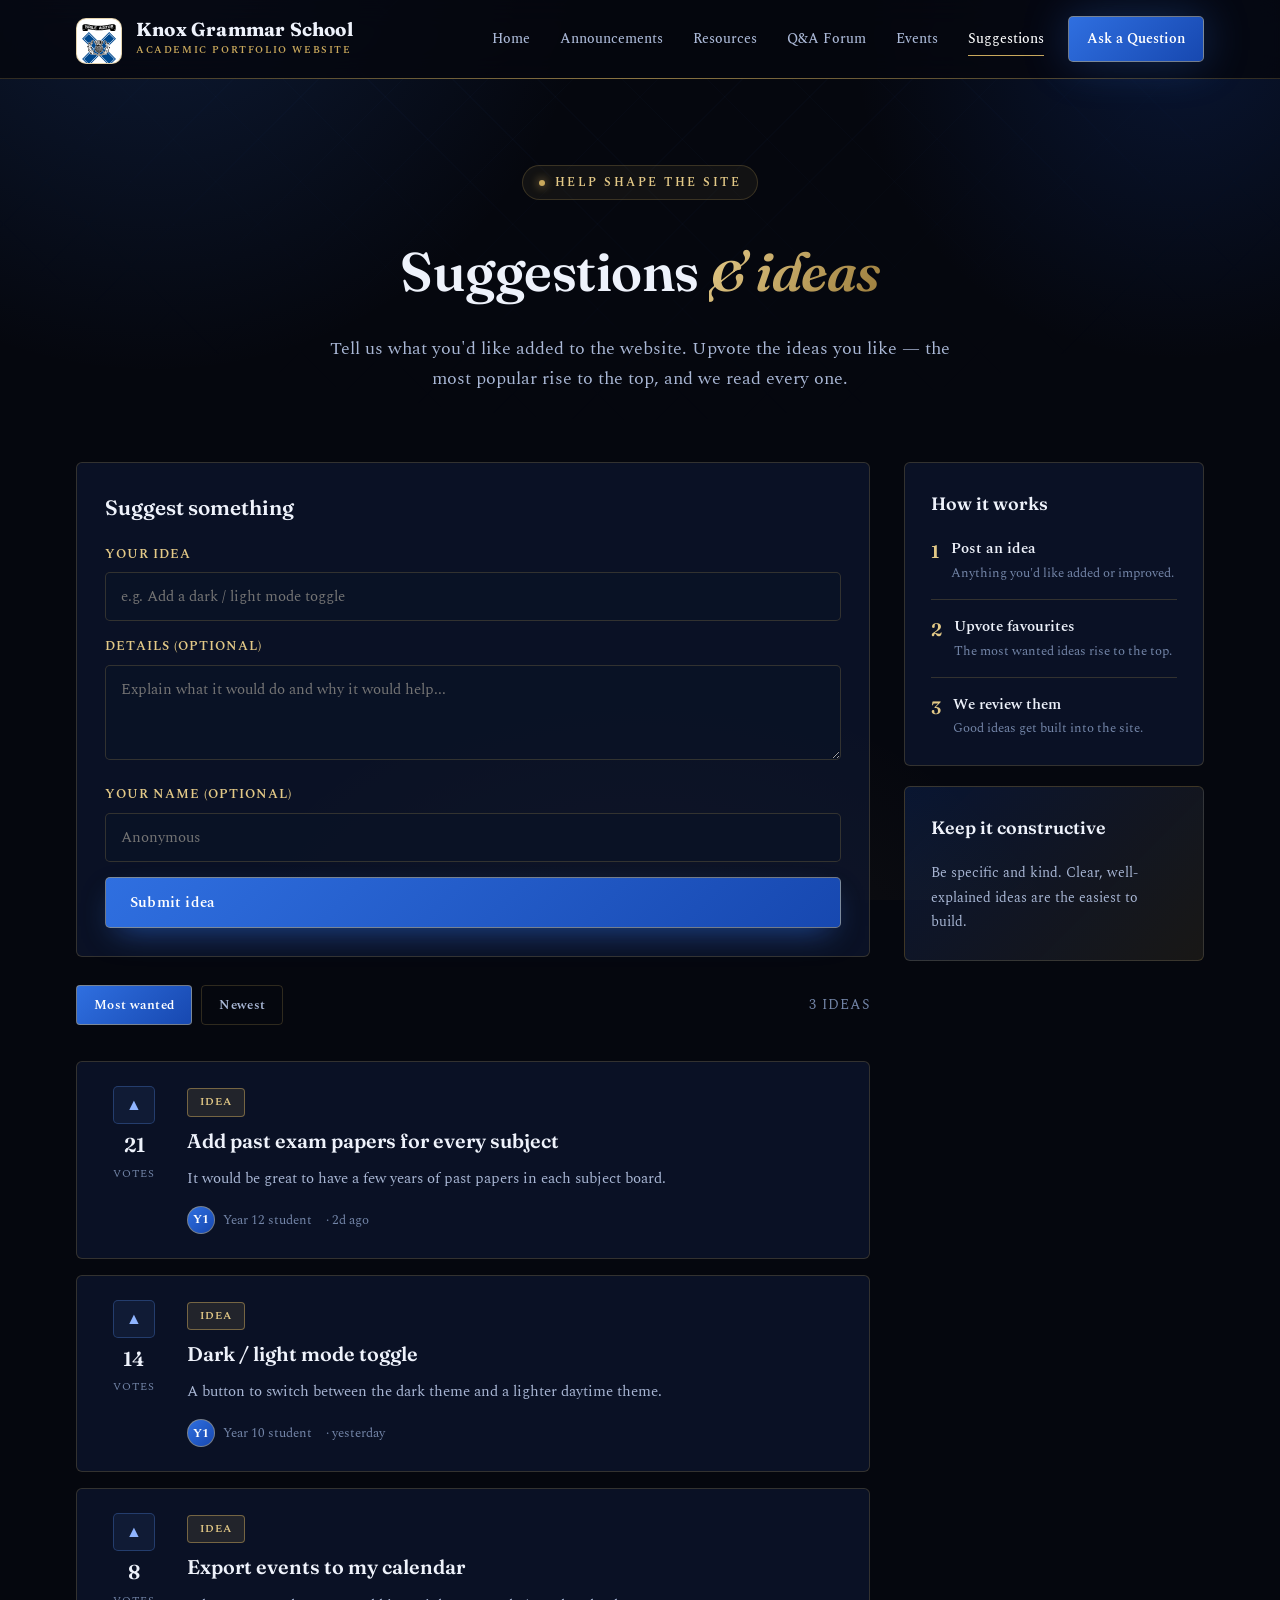
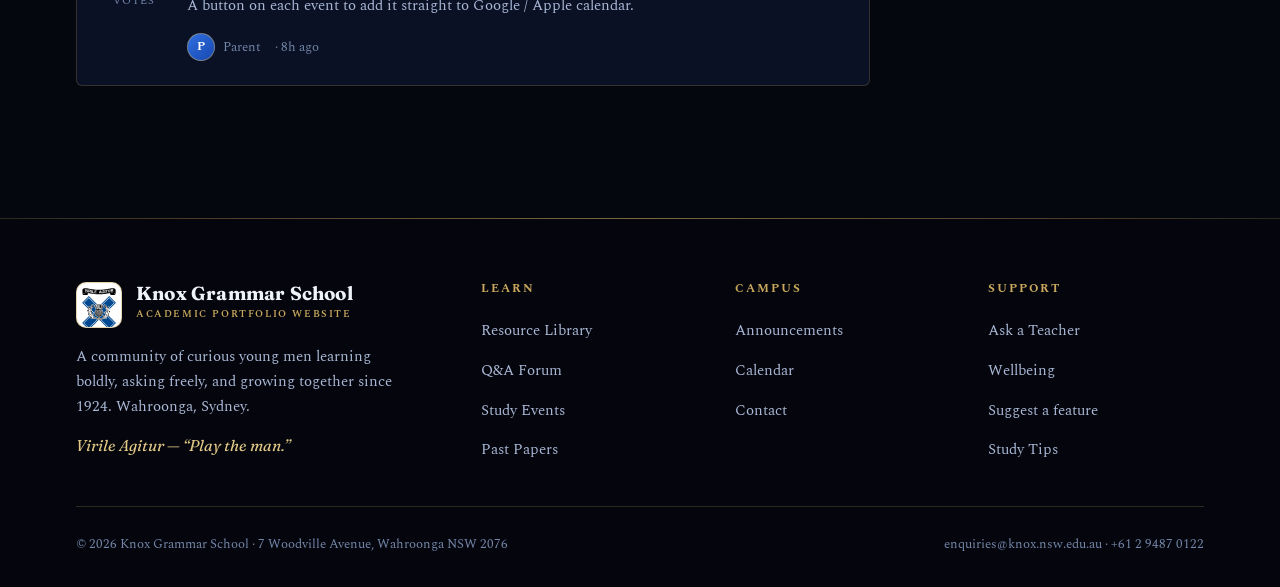
<file: suggestions.html>
<!DOCTYPE html>
<html lang="en">
<head>
  <meta charset="UTF-8" />
  <meta name="viewport" content="width=device-width, initial-scale=1.0" />
  <title>Suggestions · Knox Grammar School</title>
  <link rel="preconnect" href="https://fonts.googleapis.com" />
  <link href="https://fonts.googleapis.com/css2?family=Fraunces:ital,opsz,wght@0,9..144,400..700;1,9..144,400..600&family=Spectral:ital,wght@0,400;0,500;0,600;1,400&display=swap" rel="stylesheet" />
  <link rel="icon" type="image/svg+xml" href="assets/img/knox-logo.svg" />
  <link rel="stylesheet" href="assets/css/styles.css" />
</head>
<body class="page-enter">
  <div class="bg-aura"></div>
  <div class="bg-grid"></div>
  <div id="nav-mount" data-active="suggestions.html"></div>

  <header class="page-hero">
    <div class="container">
      <span class="eyebrow reveal in"><span class="dot"></span> Help shape the site</span>
      <h1 class="reveal in">Suggestions <span class="grad">&amp; ideas</span></h1>
      <p class="reveal in">Tell us what you'd like added to the website. Upvote the ideas you like — the most popular rise to the top, and we read every one.</p>
    </div>
  </header>

  <section class="section" style="padding-top:24px">
    <div class="container">
      <div class="forum-layout">
        <div>
          <div class="card ask-box reveal">
            <h3>Suggest something</h3>
            <form id="sg-form">
              <div class="field">
                <label for="sg-title">Your idea</label>
                <input type="text" id="sg-title" placeholder="e.g. Add a dark / light mode toggle" required maxlength="120" />
              </div>
              <div class="field">
                <label for="sg-detail">Details (optional)</label>
                <textarea id="sg-detail" rows="3" placeholder="Explain what it would do and why it would help..." maxlength="600"></textarea>
              </div>
              <div class="field">
                <label for="sg-name">Your name (optional)</label>
                <input type="text" id="sg-name" placeholder="Anonymous" maxlength="40" />
              </div>
              <button class="btn btn-primary" type="submit" style="width:100%">Submit idea</button>
            </form>
          </div>

          <div class="toolbar reveal">
            <div class="chips">
              <div class="chip active" data-sort="votes">Most wanted</div>
              <div class="chip" data-sort="new">Newest</div>
            </div>
            <span style="color:var(--text-dim);font-size:.85rem;text-transform:uppercase;letter-spacing:1px"><span id="sg-count">0</span> ideas</span>
          </div>

          <div class="q-list" id="sg-list"><!-- injected --></div>
        </div>

        <aside style="display:flex;flex-direction:column;gap:20px">
          <div class="card side-card reveal">
            <h4>How it works</h4>
            <div class="side-list">
              <div class="si"><span class="ic num">1</span><div><div class="t">Post an idea</div><div class="s">Anything you'd like added or improved.</div></div></div>
              <div class="si"><span class="ic num">2</span><div><div class="t">Upvote favourites</div><div class="s">The most wanted ideas rise to the top.</div></div></div>
              <div class="si"><span class="ic num">3</span><div><div class="t">We review them</div><div class="s">Good ideas get built into the site.</div></div></div>
            </div>
          </div>
          <div class="card side-card reveal" style="background:linear-gradient(135deg,rgba(23,72,176,.22),rgba(201,168,92,.1))">
            <h4>Keep it constructive</h4>
            <p style="color:var(--text-muted);font-size:.9rem">Be specific and kind. Clear, well-explained ideas are the easiest to build.</p>
          </div>
        </aside>
      </div>
    </div>
  </section>

  <div id="footer-mount"></div>
  <script src="assets/js/main.js"></script>
  <script>
    const SG_KEY = 'knox_suggestions_v1';
    const SG_VOTE_KEY = 'knox_sg_votes_v1';
    const h = n => Date.now() - 1000 * 60 * 60 * n;

    // Where submitted ideas are delivered (Formspree, FormSubmit, or a Google
    // Apps Script Web App). Paste your endpoint here. See SUGGESTIONS_SETUP.md
    const FORM_ENDPOINT = '';
    function sendIdea(payload) {
      if (!FORM_ENDPOINT) return;
      try {
        fetch(FORM_ENDPOINT, {
          method: 'POST', mode: 'no-cors',
          headers: { 'Content-Type': 'application/x-www-form-urlencoded' },
          body: new URLSearchParams(payload).toString()
        }).catch(() => {});
      } catch (e) {}
    }

    const SEED = [
      { id:'sg1', title:'Dark / light mode toggle', text:'A button to switch between the dark theme and a lighter daytime theme.', author:'Year 10 student', votes:14, time:h(30) },
      { id:'sg2', title:'Add past exam papers for every subject', text:'It would be great to have a few years of past papers in each subject board.', author:'Year 12 student', votes:21, time:h(54) },
      { id:'sg3', title:'Export events to my calendar', text:'A button on each event to add it straight to Google / Apple calendar.', author:'Parent', votes:8, time:h(8) }
    ];

    function load(){ try { const r = localStorage.getItem(SG_KEY); if (r) return JSON.parse(r); } catch(e){} localStorage.setItem(SG_KEY, JSON.stringify(SEED)); return JSON.parse(JSON.stringify(SEED)); }
    function save(d){ localStorage.setItem(SG_KEY, JSON.stringify(d)); }
    function getVotes(){ try { return JSON.parse(localStorage.getItem(SG_VOTE_KEY)) || {}; } catch(e){ return {}; } }
    function setVotes(v){ localStorage.setItem(SG_VOTE_KEY, JSON.stringify(v)); }
    function esc(s){ const d = document.createElement('div'); d.textContent = s; return d.innerHTML; }
    function initials(n){ return n.split(/\s+/).map(w=>w[0]).join('').slice(0,2).toUpperCase(); }
    function timeAgo(ts){ const s=Math.floor((Date.now()-ts)/1000); if(s<60)return'just now'; const m=Math.floor(s/60); if(m<60)return m+'m ago'; const hh=Math.floor(m/60); if(hh<24)return hh+'h ago'; const d=Math.floor(hh/24); return d===1?'yesterday':d+'d ago'; }

    let items = [], sort = 'votes';

    function render(){
      const list = document.getElementById('sg-list');
      const votes = getVotes();
      document.getElementById('sg-count').textContent = items.length;
      const view = items.slice().sort((a,b)=> sort==='votes' ? b.votes-a.votes : b.time-a.time);
      if (!view.length){ list.innerHTML = '<div class="card empty-state"><h3>No ideas yet</h3><p>Be the first to suggest something.</p></div>'; return; }
      list.innerHTML = view.map(s => `
        <article class="card q-card">
          <div class="q-votes">
            <button class="vote-btn ${votes[s.id]?'voted':''}" data-vote="${s.id}" aria-label="Upvote">▲</button>
            <span class="count">${s.votes}</span>
            <span class="lbl">votes</span>
          </div>
          <div class="q-main">
            <span class="pill academic">Idea</span>
            <h3 style="margin-top:8px">${esc(s.title)}</h3>
            ${s.text ? `<p class="q-text">${esc(s.text)}</p>` : ''}
            <div class="q-foot">
              <span class="q-author"><span class="avatar">${esc(initials(s.author||'A'))}</span> ${esc(s.author||'Anonymous')}</span>
              <span>· ${timeAgo(s.time)}</span>
            </div>
          </div>
        </article>`).join('');
      list.querySelectorAll('[data-vote]').forEach(btn => btn.onclick = () => {
        const id = btn.dataset.vote, v = getVotes(), it = items.find(x=>x.id===id);
        if (v[id]) { it.votes--; delete v[id]; } else { it.votes++; v[id]=true; showToast('Thanks for the vote.'); }
        setVotes(v); save(items); render();
      });
    }

    document.addEventListener('DOMContentLoaded', () => {
      items = load(); render();
      document.getElementById('sg-form').onsubmit = e => {
        e.preventDefault();
        const title = document.getElementById('sg-title').value.trim();
        if (!title) return;
        const text = document.getElementById('sg-detail').value.trim();
        const name = document.getElementById('sg-name').value.trim() || 'Anonymous';
        items.unshift({ id:'sg'+Date.now(), title, text, author:name, votes:1, time:Date.now() });
        save(items);
        sendIdea({ _subject: 'New website suggestion', title, text, name: name, time: new Date().toISOString() });
        e.target.reset();
        sort = 'new';
        document.querySelectorAll('[data-sort]').forEach(c=>c.classList.toggle('active', c.dataset.sort==='new'));
        render();
        showToast('Idea submitted — thank you!');
        document.getElementById('sg-list').scrollIntoView({ behavior:'smooth' });
      };
      document.querySelectorAll('[data-sort]').forEach(c => c.onclick = () => {
        document.querySelectorAll('[data-sort]').forEach(x=>x.classList.remove('active'));
        c.classList.add('active'); sort = c.dataset.sort; render();
      });
    });
  </script>
</body>
</html>
</file>
<file: assets/css/styles.css>
/* =========================================================
   Knox Grammar School — Academic Portfolio Website
   Heritage collegiate · Navy / Black · Royal blue & heraldic gold
   Saltire & thistle motifs · Fraunces + Spectral
   ========================================================= */

:root {
  /* Core ink palette */
  --ink: #05070e;
  --navy-900: #080d1c;
  --navy-800: #0b1326;
  --navy-700: #0f1c3c;
  --navy-600: #14264f;

  /* Royal blues (from the saltire) */
  --royal: #2f6fe0;
  --royal-deep: #1748b0;
  --royal-bright: #5b93ff;

  /* Heraldic gold */
  --gold: #c9a85c;
  --gold-soft: #e3c987;
  --gold-deep: #9c7d3c;

  /* Surfaces & lines */
  --surface: rgba(16, 28, 60, 0.5);
  --surface-2: rgba(11, 19, 38, 0.7);
  --surface-solid: #0d1730;
  --border: rgba(201, 168, 92, 0.22);          /* gold hairline */
  --border-strong: rgba(201, 168, 92, 0.5);
  --border-blue: rgba(91, 147, 255, 0.28);

  /* Text */
  --text: #eef2fb;
  --text-muted: #aab8d6;
  --text-dim: #7385a8;

  /* Aliases kept for existing inline styles / JS gradients */
  --blue-300: #8fb4ff;
  --blue-400: var(--royal-bright);
  --blue-500: var(--royal);
  --blue-600: var(--royal-deep);
  --indigo: #2a52c4;
  --cyan: var(--gold-soft);
  --success: #57c8a3;
  --warn: var(--gold-soft);
  --danger: #e0768a;

  --glow: 0 0 46px rgba(47, 111, 224, 0.32);
  --shadow-lg: 0 30px 70px -28px rgba(0, 0, 0, 0.85);
  --radius: 6px;
  --radius-sm: 4px;
  --maxw: 1180px;

  --serif-display: "Fraunces", Georgia, "Times New Roman", serif;
  --serif-body: "Spectral", Georgia, serif;
  --font: var(--serif-body);
}

* { box-sizing: border-box; margin: 0; padding: 0; }
html { scroll-behavior: smooth; }

body {
  font-family: var(--serif-body);
  background: var(--ink);
  color: var(--text);
  line-height: 1.68;
  overflow-x: hidden;
  -webkit-font-smoothing: antialiased;
  font-size: 17px;
}

/* Ambient heritage background: saltire weave + glow */
.bg-aura {
  position: fixed; inset: 0; z-index: -2;
  background:
    radial-gradient(58vw 58vw at 12% -8%, rgba(47, 111, 224, 0.20), transparent 60%),
    radial-gradient(46vw 46vw at 92% 4%, rgba(23, 72, 176, 0.22), transparent 55%),
    radial-gradient(60vw 50vw at 50% 118%, rgba(201, 168, 92, 0.08), transparent 60%),
    var(--ink);
}
/* diagonal saltire lattice */
.bg-grid {
  position: fixed; inset: 0; z-index: -1; opacity: .5;
  background-image:
    repeating-linear-gradient(45deg, rgba(91,147,255,.05) 0 1px, transparent 1px 60px),
    repeating-linear-gradient(-45deg, rgba(91,147,255,.05) 0 1px, transparent 1px 60px);
  mask-image: radial-gradient(ellipse 85% 65% at 50% 0%, #000 25%, transparent 78%);
  animation: gridDrift 60s linear infinite;
}
@keyframes gridDrift { to { background-position: 85px 85px, -85px 85px; } }

a { color: inherit; text-decoration: none; }
img { max-width: 100%; display: block; }
.container { width: 100%; max-width: var(--maxw); margin: 0 auto; padding: 0 26px; }

/* Decorative gold rule used in section heads */
.crest-rule { display: inline-flex; align-items: center; gap: 12px; color: var(--gold); }
.crest-rule::before, .crest-rule::after { content: ""; width: 42px; height: 1px; background: linear-gradient(90deg, transparent, var(--gold)); }
.crest-rule::after { background: linear-gradient(90deg, var(--gold), transparent); }

/* ===================== Navbar ===================== */
.nav {
  position: sticky; top: 0; z-index: 100;
  backdrop-filter: blur(14px);
  background: rgba(5, 7, 14, 0.82);
  border-bottom: 1px solid var(--border);
}
.nav::after { content: ""; position: absolute; left: 0; right: 0; bottom: -1px; height: 1px; background: linear-gradient(90deg, transparent, var(--gold), transparent); opacity: .6; }
.nav-inner { display: flex; align-items: center; justify-content: space-between; height: 78px; }
.brand { display: flex; align-items: center; gap: 14px; }
.brand .logo {
  width: 46px; height: 46px; border-radius: 10px; overflow: hidden;
  display: grid; place-items: center; flex-shrink: 0;
  background: #fff; border: 1px solid var(--border-strong); padding: 3px;
}
.brand .logo img { width: 100%; height: 100%; object-fit: contain; }
.brand b { font-family: var(--serif-display); font-size: 1.18rem; font-weight: 700; letter-spacing: .2px; line-height: 1.05; display: block; }
.brand span { color: var(--gold); font-weight: 600; font-size: .6rem; display: block; letter-spacing: 1.6px; text-transform: uppercase; margin-top: 3px; }

.nav-links { display: flex; align-items: center; gap: 2px; }
.nav-links a {
  padding: 9px 14px; border-radius: 5px; font-size: .9rem; font-weight: 500; font-family: var(--serif-body);
  color: var(--text-muted); transition: .2s; position: relative;
}
.nav-links a::after { content: ""; position: absolute; left: 14px; right: 14px; bottom: 4px; height: 1px; background: var(--gold); transform: scaleX(0); transition: transform .25s; transform-origin: left; }
.nav-links a:hover { color: var(--text); }
.nav-links a:hover::after, .nav-links a.active::after { transform: scaleX(1); }
.nav-links a.active { color: #fff; }
.nav-cta {
  padding: 10px 18px !important; border-radius: 5px !important; margin-left: 8px;
  background: linear-gradient(135deg, var(--royal), var(--royal-deep)) !important;
  color: #fff !important; font-weight: 600 !important; border: 1px solid var(--border-strong) !important;
  box-shadow: var(--glow);
}
.nav-cta::after { display: none; }
.nav-cta:hover { filter: brightness(1.08); transform: translateY(-1px); }

.hamburger { display: none; background: none; border: 0; cursor: pointer; padding: 8px; }
.hamburger span { display: block; width: 24px; height: 2px; background: var(--gold-soft); margin: 5px 0; border-radius: 2px; transition: .3s; }

/* ===================== Buttons ===================== */
.btn {
  display: inline-flex; align-items: center; gap: 9px; cursor: pointer;
  padding: 13px 24px; border-radius: 5px; font-weight: 600; font-size: .96rem;
  font-family: var(--serif-body); letter-spacing: .2px;
  border: 1px solid transparent; transition: .22s;
}
.btn-primary {
  background: linear-gradient(135deg, var(--royal), var(--royal-deep)); color: #fff;
  border-color: var(--border-strong);
  box-shadow: 0 12px 32px -12px rgba(47, 111, 224, 0.7);
}
.btn-primary:hover { transform: translateY(-2px); box-shadow: 0 18px 42px -14px rgba(47, 111, 224, 0.85); }
.btn-ghost { background: transparent; color: var(--gold-soft); border-color: var(--border-strong); }
.btn-ghost:hover { background: rgba(201,168,92,.08); color: var(--gold-soft); border-color: var(--gold); }
.btn-sm { padding: 8px 15px; font-size: .85rem; }

/* ===================== Title page (home, scroll-animated) ===================== */
.title-hero { position: relative; height: 135vh; }

/* Year gate (home, below the title) */
.year-gate { padding-top: 40px; }
.year-grid { display: grid; grid-template-columns: repeat(3, 1fr); gap: 18px; }
.year-card {
  position: relative; display: flex; flex-direction: column; gap: 8px; overflow: hidden;
  padding: 34px 30px; border: 1px solid var(--border); border-radius: 8px;
  background: var(--surface); transition: transform .25s, border-color .25s, background .25s;
}
.year-card::before { content: ""; position: absolute; left: 0; top: 0; height: 2px; width: 0; background: linear-gradient(90deg, var(--gold), transparent); transition: width .35s; z-index: 2; }
/* saltire weave that fades in on hover */
.year-card::after {
  content: ""; position: absolute; inset: 0; opacity: 0; transition: opacity .3s; pointer-events: none;
  background:
    repeating-linear-gradient(45deg, rgba(201,168,92,.07) 0 1px, transparent 1px 16px),
    repeating-linear-gradient(-45deg, rgba(201,168,92,.07) 0 1px, transparent 1px 16px);
  mask-image: radial-gradient(circle at 70% 30%, #000, transparent 75%);
}
.year-card > * { position: relative; z-index: 1; }
.year-card:hover { transform: translateY(-5px); border-color: var(--border-strong); background: linear-gradient(160deg, rgba(47,111,224,.14), var(--surface)); }
.year-card:hover::before { width: 100%; }
.year-card:hover::after { opacity: 1; }
.year-card .yc-num { font-family: var(--serif-display); font-size: 3.2rem; font-weight: 600; line-height: 1; color: var(--gold-soft); }
.year-card .yc-label { font-size: .82rem; letter-spacing: 2px; text-transform: uppercase; color: var(--text-muted); }
.year-card .yc-count { font-size: .8rem; color: var(--text-dim); margin-top: 2px; }
.year-card .yc-go { position: absolute; top: 28px; right: 28px; color: var(--gold); opacity: 0; transform: translateX(-6px); transition: .25s; font-size: 1.1rem; }
.year-card:hover .yc-go { opacity: 1; transform: none; }
@media (max-width: 680px) { .year-grid { grid-template-columns: 1fr 1fr; } }
.title-sticky {
  position: sticky; top: 78px; height: calc(100vh - 78px);
  display: grid; place-items: center; text-align: center; overflow: hidden;
}
.is-loading .title-sticky { opacity: 0; }
.revealed .title-sticky { animation: heroRise 1.1s cubic-bezier(.2,.7,.3,1) both; }
@keyframes heroRise { from { opacity: 0; transform: translateY(20px); } to { opacity: 1; transform: none; } }

/* ===================== Intro loader / reveal ===================== */
.loader { position: fixed; inset: 0; z-index: 1000; display: grid; place-items: center; }
.loader-panels { position: absolute; inset: 0; display: flex; z-index: 1; }
.loader-panels span {
  flex: 1; transform-origin: top; will-change: transform;
  background: linear-gradient(180deg, #0a1226, #05070e);
  border-right: 1px solid rgba(201,168,92,.05);
}
.loader-content {
  position: relative; z-index: 2; display: flex; flex-direction: column; align-items: center; gap: 20px;
  transition: opacity .5s ease, transform .5s ease;
}
.loader-crest {
  background: #fff; border: 1px solid var(--gold); border-radius: 10px; padding: 14px 16px;
  box-shadow: 0 26px 64px -26px rgba(0,0,0,.8);
  animation: crestIn .9s cubic-bezier(.2,.7,.3,1) both;
}
.loader-crest img { height: 112px; width: auto; display: block; }
@keyframes crestIn { from { opacity: 0; transform: translateY(14px) scale(.96); } to { opacity: 1; transform: none; } }
.loader-count { font-family: var(--serif-display); font-size: clamp(3rem, 9vw, 5.4rem); font-weight: 600; color: #fff; line-height: 1; display: flex; align-items: flex-start; }
.loader-count b { font-size: .38em; color: var(--gold); font-weight: 600; margin-top: .35em; margin-left: 5px; }
.loader-bar { width: min(260px, 60vw); height: 2px; background: rgba(201,168,92,.18); overflow: hidden; }
.loader-bar i { display: block; height: 100%; transform: scaleX(0); transform-origin: left; background: linear-gradient(90deg, var(--royal), var(--gold)); }
.loader-tag { font-family: var(--serif-display); font-style: italic; color: var(--gold-soft); font-size: 1.02rem; letter-spacing: .4px; }

/* curtain lift on completion (staggered slats, saltire-flavoured) */
.loader.done .loader-content { opacity: 0; transform: translateY(-26px); }
.loader.done .loader-panels span { transform: scaleY(0); transition: transform .9s cubic-bezier(.76,0,.24,1); }
.loader.done .loader-panels span:nth-child(1) { transition-delay: 0s; }
.loader.done .loader-panels span:nth-child(2) { transition-delay: .06s; }
.loader.done .loader-panels span:nth-child(3) { transition-delay: .12s; }
.loader.done .loader-panels span:nth-child(4) { transition-delay: .18s; }
.loader.done .loader-panels span:nth-child(5) { transition-delay: .24s; }
.loader.done .loader-panels span:nth-child(6) { transition-delay: .30s; }
/* minimal hero: giant wordmark + crest medallion + tagline */
.title-sticky [data-px] { will-change: transform, opacity; }
.hero-stage { position: relative; display: grid; place-items: center; width: 100%; padding: 0 5vw; }
.bigword {
  font-family: var(--serif-display); font-weight: 600; line-height: .82;
  font-size: clamp(4.5rem, 24vw, 21rem); letter-spacing: -.045em; user-select: none;
  position: relative; z-index: 1;
  background: linear-gradient(180deg, #f4f7ff, #b6c4e6);
  -webkit-background-clip: text; background-clip: text; -webkit-text-fill-color: transparent; color: transparent;
}
.hero-crest {
  position: absolute; left: 50%; top: 50%; transform: translate(-50%, -50%); z-index: 2;
  background: #fff; border: 1px solid var(--gold); border-radius: 12px; padding: 12px 14px;
  box-shadow: 0 32px 74px -22px rgba(0,0,0,.82);
}
.hero-crest img { height: clamp(108px, 20vh, 208px); width: auto; display: block; }
.hero-tagline {
  position: absolute; left: max(26px, 5vw); bottom: 11vh; z-index: 3;
  display: flex; flex-direction: column; gap: 6px;
}
.hero-tagline .t-motto { font-family: var(--serif-display); font-style: italic; font-size: clamp(1.35rem, 2.4vw, 2rem); color: var(--gold-soft); }
.hero-tagline .t-sub { font-size: .76rem; letter-spacing: 1.6px; text-transform: uppercase; color: var(--text-dim); }
.hero-scroll {
  position: absolute; left: 50%; bottom: 28px; transform: translateX(-50%);
  display: flex; flex-direction: column; align-items: center; gap: 10px;
  font-size: .66rem; letter-spacing: 3px; text-transform: uppercase;
  color: var(--text-dim); z-index: 3; pointer-events: none; text-align: center;
}
.hero-scroll i { width: 16px; height: 16px; border-right: 1.5px solid var(--gold); border-bottom: 1.5px solid var(--gold); transform: rotate(45deg); animation: cueBounce 1.6s ease-in-out infinite; }
@keyframes cueBounce { 0%, 100% { transform: rotate(45deg) translate(0, 0); opacity: .45; } 50% { transform: rotate(45deg) translate(3px, 3px); opacity: 1; } }
@media (max-width: 680px) {
  .hero-tagline { left: 26px; right: 26px; bottom: 16vh; }
}
@media (max-width: 680px) { .title-hero { height: 165vh; } }
@media (prefers-reduced-motion: reduce) {
  .title-hero { height: auto; }
  .title-sticky, .revealed .title-sticky { position: static; height: calc(100vh - 78px); animation: none !important; opacity: 1 !important; }
}
/* ===================== Hero ===================== */
.hero { position: relative; padding: 104px 0 86px; }
.hero-grid { display: grid; grid-template-columns: 1.08fr 0.92fr; gap: 56px; align-items: center; }
.eyebrow {
  display: inline-flex; align-items: center; gap: 10px;
  padding: 7px 16px; border-radius: 999px; font-size: .72rem; font-weight: 600;
  letter-spacing: 2.5px; text-transform: uppercase; color: var(--gold-soft);
  background: rgba(201,168,92,.07); border: 1px solid var(--border);
  margin-bottom: 26px; font-family: var(--serif-body);
}
.eyebrow .dot { width: 6px; height: 6px; border-radius: 50%; background: var(--gold); box-shadow: 0 0 10px var(--gold); animation: pulse 2.4s infinite; }
@keyframes pulse { 50% { opacity: .35; } }

.hero h1 {
  font-family: var(--serif-display); font-optical-sizing: auto;
  font-size: clamp(2.6rem, 5.4vw, 4.1rem); line-height: 1.04; font-weight: 600;
  letter-spacing: -.5px; margin-bottom: 24px;
}
.hero h1 .grad {
  font-style: italic; font-weight: 500;
  background: linear-gradient(120deg, var(--gold-soft), var(--gold) 60%, var(--gold-deep));
  -webkit-background-clip: text; background-clip: text; color: transparent;
}
.hero p.lead { font-size: 1.16rem; color: var(--text-muted); max-width: 540px; margin-bottom: 34px; }
.hero-actions { display: flex; gap: 14px; flex-wrap: wrap; }

.hero-stats { display: flex; gap: 40px; margin-top: 48px; padding-top: 30px; border-top: 1px solid var(--border); }
.hero-stats .stat strong { font-family: var(--serif-display); font-size: 2rem; font-weight: 600; display: block; color: #fff; }
.hero-stats .stat span { font-size: .74rem; color: var(--text-dim); text-transform: uppercase; letter-spacing: 1.6px; }

/* Hero crest showcase */
.hero-visual { position: relative; display: grid; place-items: center; height: 480px; }
.crest-stage {
  position: relative; width: 360px; max-width: 100%;
  filter: drop-shadow(0 30px 50px rgba(0,0,0,.6));
  animation: floaty 7s ease-in-out infinite;
}
.crest-stage::before {
  content: ""; position: absolute; inset: -12% -12% -12% -12%; z-index: -1; border-radius: 50%;
  background: radial-gradient(circle, rgba(47,111,224,.28), transparent 65%);
}
.crest-ring {
  position: absolute; inset: -6%; border: 1px solid var(--border); border-radius: 50%;
  animation: spin 50s linear infinite;
}
.crest-ring.r2 { inset: 2%; border-style: dashed; border-color: var(--border-blue); animation-duration: 80s; animation-direction: reverse; }
@keyframes spin { to { transform: rotate(360deg); } }
@keyframes floaty { 50% { transform: translateY(-14px); } }
.float-card {
  position: absolute; border-radius: var(--radius);
  background: var(--surface-2); border: 1px solid var(--border);
  backdrop-filter: blur(10px); box-shadow: var(--shadow-lg);
  padding: 16px 18px; z-index: 3; max-width: 220px;
}
.float-card .fc-icon { display: none; }
.fc-1 { top: 34%; left: -38px; animation: floaty 6s ease-in-out infinite; }
.fc-3 { bottom: 6%; right: -38px; animation: floaty 6.5s ease-in-out 1.5s infinite; }
.fc-2 { display: none; }
.fc-title { font-family: var(--serif-display); font-weight: 600; margin-bottom: 3px; color: var(--gold-soft); font-size: .98rem; }
.fc-sub { font-size: .82rem; color: var(--text-muted); }
.fc-bar { height: 5px; border-radius: 99px; background: rgba(91,147,255,.16); margin-top: 10px; overflow: hidden; }
.fc-bar i { display: block; height: 100%; border-radius: 99px; background: linear-gradient(90deg,var(--royal),var(--gold)); }

/* ===================== Sections ===================== */
.section { padding: 92px 0; }
.section-head { text-align: center; max-width: 680px; margin: 0 auto 56px; }
.section-head .eyebrow { margin-bottom: 18px; }
.section-head h2 { font-family: var(--serif-display); font-size: clamp(2rem, 3.6vw, 2.8rem); font-weight: 600; letter-spacing: -.4px; margin-bottom: 16px; }
.section-head p { color: var(--text-muted); font-size: 1.08rem; }
.section-head.left { text-align: left; margin-left: 0; }

/* ===================== Feature grid ===================== */
.feature-grid { display: grid; grid-template-columns: repeat(3, 1fr); gap: 22px; }
.feature-card {
  position: relative; padding: 32px; border-radius: var(--radius);
  background: var(--surface); border: 1px solid var(--border);
  transition: .3s; overflow: hidden;
}
.feature-card::before {
  content: ""; position: absolute; inset: 0;
  background: radial-gradient(160px 160px at var(--mx,50%) var(--my,0%), rgba(47,111,224,.16), transparent 70%);
  opacity: 0; transition: opacity .3s;
}
.feature-card::after { content: ""; position: absolute; left: 0; top: 0; width: 0; height: 2px; background: linear-gradient(90deg,var(--gold),transparent); transition: width .4s; }
.feature-card:hover { transform: translateY(-5px); border-color: var(--border-strong); box-shadow: var(--shadow-lg); }
.feature-card:hover::before { opacity: 1; }
.feature-card:hover::after { width: 100%; }
.feature-card .f-icon {
  width: 56px; height: 56px; border-radius: 12px; display: grid; place-items: center;
  font-size: 25px; margin-bottom: 20px;
  background: linear-gradient(140deg, rgba(47,111,224,.22), rgba(23,72,176,.16));
  border: 1px solid var(--border-blue);
}
.feature-card h3 { font-family: var(--serif-display); font-size: 1.32rem; margin-bottom: 10px; font-weight: 600; }
.feature-card p { color: var(--text-muted); font-size: .98rem; margin-bottom: 16px; }
.feature-card .f-link { color: var(--gold-soft); font-weight: 600; font-size: .88rem; display: inline-flex; gap: 6px; align-items: center; letter-spacing: .5px; }
.feature-card .f-link span { transition: .2s; }
.feature-card:hover .f-link span { transform: translateX(4px); }

.card { background: var(--surface); border: 1px solid var(--border); border-radius: var(--radius); }

/* ===================== Page header ===================== */
.page-hero { padding: 86px 0 44px; text-align: center; position: relative; }
.page-hero h1 { font-family: var(--serif-display); font-size: clamp(2.4rem, 4.6vw, 3.4rem); font-weight: 600; letter-spacing: -.5px; margin-bottom: 16px; }
.page-hero h1 .grad { font-style: italic; background: linear-gradient(120deg, var(--gold-soft), var(--gold-deep)); -webkit-background-clip: text; background-clip: text; color: transparent; }
.page-hero p { color: var(--text-muted); font-size: 1.12rem; max-width: 620px; margin: 0 auto; }

/* ===================== Announcements ===================== */
.ann-layout { display: grid; grid-template-columns: 1fr 320px; gap: 34px; align-items: start; }
.ann-feed { display: flex; flex-direction: column; gap: 20px; }
.ann-item {
  display: grid; grid-template-columns: 84px 1fr; gap: 24px;
  padding: 28px; border-radius: var(--radius);
  background: var(--surface); border: 1px solid var(--border); transition: .25s; position: relative;
}
.ann-item::before { content: ""; position: absolute; left: 0; top: 0; bottom: 0; width: 2px; background: var(--gold); opacity: 0; transition: .25s; }
.ann-item:hover { border-color: var(--border-strong); }
.ann-item:hover::before { opacity: 1; }
.ann-date { text-align: center; border-right: 1px solid var(--border); padding-right: 12px; }
.ann-date .d { font-family: var(--serif-display); font-size: 2.1rem; font-weight: 600; line-height: 1; color: var(--gold-soft); }
.ann-date .m { font-size: .68rem; text-transform: uppercase; letter-spacing: 2.5px; color: var(--text-dim); margin-top: 5px; }
.ann-body h3 { font-family: var(--serif-display); font-size: 1.3rem; margin-bottom: 9px; font-weight: 600; }
.ann-body p { color: var(--text-muted); font-size: .97rem; margin-bottom: 14px; }
.ann-meta { display: flex; gap: 10px; align-items: center; flex-wrap: wrap; }

.pill {
  display: inline-flex; align-items: center; gap: 6px;
  padding: 4px 12px; border-radius: 4px; font-size: .68rem; font-weight: 600;
  text-transform: uppercase; letter-spacing: 1px; font-family: var(--serif-body);
  background: rgba(91,147,255,.1); border: 1px solid var(--border-blue); color: var(--blue-300);
}
.pill.urgent { background: rgba(224,118,138,.12); color: var(--danger); border-color: rgba(224,118,138,.32); }
.pill.event { background: rgba(87,200,163,.12); color: var(--success); border-color: rgba(87,200,163,.3); }
.pill.academic { background: rgba(201,168,92,.12); color: var(--gold-soft); border-color: var(--border-strong); }
.pill.sport { background: rgba(91,147,255,.12); color: var(--blue-300); border-color: var(--border-blue); }

.side-card { padding: 26px; }
.side-card h4 { font-family: var(--serif-display); font-size: 1.12rem; margin-bottom: 18px; display: flex; align-items: center; gap: 8px; font-weight: 600; }
.side-list { display: flex; flex-direction: column; gap: 15px; }
.side-list .si { display: flex; gap: 12px; align-items: flex-start; padding-bottom: 15px; border-bottom: 1px solid var(--border); }
.side-list .si:last-child { border: 0; padding-bottom: 0; }
.side-list .si .ic { font-size: 18px; }
.side-list .si .t { font-size: .92rem; font-weight: 600; }
.side-list .si .s { font-size: .82rem; color: var(--text-dim); }

/* ===================== Toolbar / chips ===================== */
.toolbar { display: flex; gap: 12px; flex-wrap: wrap; align-items: center; justify-content: space-between; margin-bottom: 36px; }
.chips { display: flex; gap: 9px; flex-wrap: wrap; }
.chip {
  padding: 8px 17px; border-radius: 4px; font-size: .84rem; font-weight: 600; cursor: pointer;
  font-family: var(--serif-body); letter-spacing: .3px;
  background: transparent; border: 1px solid var(--border); color: var(--text-muted); transition: .2s;
}
.chip:hover { color: var(--gold-soft); border-color: var(--border-strong); }
.chip.active { background: linear-gradient(135deg, var(--royal), var(--royal-deep)); color: #fff; border-color: var(--border-strong); }
.search-box { position: relative; flex: 1; min-width: 220px; max-width: 360px; }
.search-box input {
  width: 100%; padding: 12px 16px 12px 42px; border-radius: 5px; font-size: .94rem; font-family: var(--serif-body);
  background: var(--surface-2); border: 1px solid var(--border); color: var(--text);
}
.search-box input:focus { outline: none; border-color: var(--border-strong); box-shadow: 0 0 0 3px rgba(201,168,92,.14); }
.search-box .si-ic { position: absolute; left: 15px; top: 50%; transform: translateY(-50%); color: var(--gold); }

/* ===================== Resources ===================== */
/* tabbed picker (year / subject / maths level) */
.picker { display: flex; flex-direction: column; gap: 22px; margin-bottom: 30px; }
.pick-row { display: flex; flex-direction: column; gap: 10px; }
.pick-cap { font-size: .7rem; letter-spacing: 2.5px; text-transform: uppercase; color: var(--gold); }
.tabs { display: flex; flex-wrap: wrap; gap: 2px; border-bottom: 1px solid var(--border); }
.tab {
  padding: 11px 18px; cursor: pointer; font-family: var(--serif-body); font-size: .95rem; font-weight: 600;
  color: var(--text-muted); background: none; border: 0; border-bottom: 2px solid transparent; margin-bottom: -1px;
  transition: color .2s, border-color .2s; white-space: nowrap;
}
.tab:hover { color: var(--gold-soft); }
.tab.active { color: #fff; border-bottom-color: var(--gold); }
.res-meta { display: flex; justify-content: space-between; align-items: center; gap: 12px; margin-bottom: 22px; color: var(--text-dim); font-size: .85rem; letter-spacing: .3px; text-transform: uppercase; }
.res-meta span:first-child { color: var(--gold-soft); }
.res-meta:empty { display: none; }

.res-grid { display: grid; grid-template-columns: repeat(3, 1fr); gap: 22px; }
.res-card { padding: 0; border-radius: var(--radius); overflow: hidden; background: var(--surface); border: 1px solid var(--border); transition: .3s; display: flex; flex-direction: column; }
.res-card:hover { transform: translateY(-5px); border-color: var(--border-strong); box-shadow: var(--shadow-lg); }
.res-top { padding: 22px; display: flex; align-items: center; justify-content: space-between; background: linear-gradient(135deg, rgba(47,111,224,.16), rgba(23,72,176,.08)); border-bottom: 1px solid var(--border); }
.res-top .r-icon { width: 52px; height: 52px; border-radius: 12px; display: grid; place-items: center; font-size: 25px; background: rgba(5,7,14,.5); border: 1px solid var(--border-strong); }
.res-type { font-size: .68rem; font-weight: 700; text-transform: uppercase; letter-spacing: 1.4px; color: var(--gold-soft); }
.res-body { padding: 24px; flex: 1; display: flex; flex-direction: column; }
.res-body h3 { font-family: var(--serif-display); font-size: 1.22rem; margin-bottom: 9px; font-weight: 600; }
.res-body p { color: var(--text-muted); font-size: .92rem; margin-bottom: 18px; flex: 1; }
.res-foot { display: flex; align-items: center; justify-content: space-between; margin-top: auto; }
.res-tags { display: flex; gap: 6px; flex-wrap: wrap; }
.tag { font-size: .72rem; padding: 3px 9px; border-radius: 4px; background: rgba(91,147,255,.1); color: var(--text-muted); border: 1px solid var(--border-blue); }

/* ===================== Forum ===================== */
.forum-layout { display: grid; grid-template-columns: 1fr 300px; gap: 34px; align-items: start; }
.ask-box { padding: 28px; margin-bottom: 28px; }
.ask-box h3 { font-family: var(--serif-display); margin-bottom: 18px; display: flex; align-items: center; gap: 10px; font-weight: 600; font-size: 1.3rem; }
.field { margin-bottom: 15px; }
.field label { display: block; font-size: .8rem; font-weight: 600; margin-bottom: 7px; color: var(--gold-soft); text-transform: uppercase; letter-spacing: 1px; }
.field input, .field textarea, .field select {
  width: 100%; padding: 12px 15px; border-radius: 5px; font-size: .96rem; font-family: var(--serif-body);
  background: var(--surface-2); border: 1px solid var(--border); color: var(--text); resize: vertical;
}
.field input:focus, .field textarea:focus, .field select:focus { outline: none; border-color: var(--border-strong); box-shadow: 0 0 0 3px rgba(201,168,92,.14); }
.field select option { background: var(--surface-solid); }

.q-list { display: flex; flex-direction: column; gap: 16px; }
.q-card { padding: 24px; display: grid; grid-template-columns: 66px 1fr; gap: 20px; transition: .25s; }
.q-card:hover { border-color: var(--border-strong); }
.q-votes { display: flex; flex-direction: column; align-items: center; gap: 4px; }
.vote-btn { width: 42px; height: 38px; border-radius: 5px; cursor: pointer; font-size: 16px; background: rgba(91,147,255,.08); border: 1px solid var(--border-blue); color: var(--blue-300); transition: .2s; }
.vote-btn:hover { background: var(--royal); color: #fff; }
.vote-btn.voted { background: var(--royal); color: #fff; }
.q-votes .count { font-family: var(--serif-display); font-size: 1.25rem; font-weight: 600; }
.q-votes .lbl { font-size: .66rem; color: var(--text-dim); text-transform: uppercase; letter-spacing: 1px; }
.q-main h3 { font-family: var(--serif-display); font-size: 1.24rem; margin-bottom: 8px; cursor: pointer; font-weight: 600; }
.q-main h3:hover { color: var(--gold-soft); }
.q-main .q-text { color: var(--text-muted); font-size: .96rem; margin-bottom: 14px; }
.q-foot { display: flex; align-items: center; gap: 14px; flex-wrap: wrap; font-size: .82rem; color: var(--text-dim); }
.q-author { display: flex; align-items: center; gap: 8px; }
.avatar { width: 28px; height: 28px; border-radius: 50%; display: grid; place-items: center; font-size: .72rem; font-weight: 700; color: #fff; font-family: var(--serif-body); background: linear-gradient(135deg, var(--royal), var(--royal-deep)); border: 1px solid var(--border-strong); }
.answers-toggle { color: var(--gold-soft); cursor: pointer; font-weight: 600; }
.answers { margin-top: 16px; padding-top: 16px; border-top: 1px solid var(--border); display: none; flex-direction: column; gap: 12px; }
.answers.open { display: flex; }
.answer { display: flex; gap: 12px; padding: 14px; border-radius: 5px; background: var(--surface-2); }
.answer.accepted { border: 1px solid rgba(87,200,163,.4); background: rgba(87,200,163,.06); }
.answer .a-body { flex: 1; }
.answer .a-body .a-text { font-size: .94rem; margin-bottom: 6px; }
.answer .a-meta { font-size: .78rem; color: var(--text-dim); }
.answer-form { display: flex; gap: 10px; margin-top: 6px; }
.answer-form input { flex: 1; padding: 11px 14px; border-radius: 5px; background: var(--surface-2); border: 1px solid var(--border); color: var(--text); font-family: var(--serif-body); font-size: .9rem; }
.answer-form input:focus { outline: none; border-color: var(--border-strong); }

.empty-state { text-align: center; padding: 54px 20px; color: var(--text-dim); }
.empty-state .ic { font-size: 44px; margin-bottom: 12px; }
.empty-state h3 { font-family: var(--serif-display); color: var(--text-muted); }

/* ===================== Events ===================== */
.timeline { position: relative; padding-left: 38px; }
.timeline::before { content: ""; position: absolute; left: 11px; top: 8px; bottom: 8px; width: 2px; background: linear-gradient(var(--royal), var(--gold), transparent); }
.tl-item { position: relative; padding: 0 0 30px 0; }
.tl-item::before { content: ""; position: absolute; left: -32px; top: 4px; width: 14px; height: 14px; border-radius: 50%; background: var(--gold); box-shadow: 0 0 0 4px rgba(201,168,92,.18); }
.tl-time { font-size: .8rem; color: var(--gold-soft); font-weight: 600; margin-bottom: 6px; text-transform: uppercase; letter-spacing: 1px; }
.tl-card { padding: 20px 22px; }
.tl-card h3 { font-family: var(--serif-display); font-size: 1.18rem; margin-bottom: 5px; font-weight: 600; }
.tl-card p { color: var(--text-muted); font-size: .92rem; }
.event-grid { display: grid; grid-template-columns: 1fr 340px; gap: 34px; align-items: start; }

.cal { padding: 26px; }
.cal-head { display: flex; align-items: center; justify-content: space-between; margin-bottom: 18px; }
.cal-head h4 { font-family: var(--serif-display); font-size: 1.12rem; font-weight: 600; }
.cal-grid { display: grid; grid-template-columns: repeat(7,1fr); gap: 5px; }
.cal-grid .dow { font-size: .66rem; text-align: center; color: var(--text-dim); font-weight: 700; padding: 6px 0; letter-spacing: 1px; }
.cal-cell { aspect-ratio: 1; display: grid; place-items: center; border-radius: 5px; font-size: .82rem; color: var(--text-muted); position: relative; }
.cal-cell.has-event { background: rgba(47,111,224,.16); color: #fff; font-weight: 700; cursor: pointer; border: 1px solid var(--border-blue); }
.cal-cell.has-event::after { content: ""; position: absolute; bottom: 4px; width: 4px; height: 4px; border-radius: 50%; background: var(--gold); }
.cal-cell.today { border: 1px solid var(--gold); }

/* ===================== Stats band ===================== */
.stats-band { display: grid; grid-template-columns: repeat(4,1fr); gap: 20px; }
.stat-box { text-align: center; padding: 34px 18px; border-radius: var(--radius); background: var(--surface); border: 1px solid var(--border); position: relative; }
.stat-box::after { content: ""; position: absolute; left: 50%; bottom: 0; transform: translateX(-50%); width: 40px; height: 2px; background: var(--gold); opacity: .6; }
.stat-box .num { font-family: var(--serif-display); font-size: 2.6rem; font-weight: 600; color: #fff; }
.stat-box .lbl { color: var(--text-muted); font-size: .88rem; margin-top: 6px; letter-spacing: .3px; }

/* ===================== CTA band ===================== */
.cta-band {
  position: relative; padding: 64px; border-radius: var(--radius); text-align: center; overflow: hidden;
  background: linear-gradient(135deg, rgba(23,72,176,.26), rgba(8,13,28,.6));
  border: 1px solid var(--border-strong);
}
.cta-band::before { content: ""; position: absolute; inset: 0; background: repeating-linear-gradient(45deg, rgba(201,168,92,.05) 0 1px, transparent 1px 38px), repeating-linear-gradient(-45deg, rgba(201,168,92,.05) 0 1px, transparent 1px 38px); }
.cta-band h2 { position: relative; font-family: var(--serif-display); font-size: clamp(2rem,3.6vw,2.6rem); font-weight: 600; margin-bottom: 14px; }
.cta-band p { position: relative; color: var(--text-muted); max-width: 540px; margin: 0 auto 28px; font-size: 1.06rem; }
.cta-band .hero-actions { position: relative; justify-content: center; }

/* ===================== Footer ===================== */
.footer { border-top: 1px solid var(--border); margin-top: 40px; padding: 60px 0 32px; background: rgba(5,7,14,.6); position: relative; }
.footer::before { content: ""; position: absolute; top: -1px; left: 0; right: 0; height: 1px; background: linear-gradient(90deg, transparent, var(--gold), transparent); opacity: .5; }
.footer-grid { display: grid; grid-template-columns: 1.7fr 1fr 1fr 1fr; gap: 38px; margin-bottom: 42px; }
.footer-brand p { color: var(--text-muted); font-size: .94rem; margin-top: 16px; max-width: 320px; }
.footer-brand .motto { color: var(--gold-soft); font-style: italic; font-family: var(--serif-display); margin-top: 14px; font-size: .98rem; }
.footer h5 { font-family: var(--serif-body); font-size: .74rem; text-transform: uppercase; letter-spacing: 2px; color: var(--gold); margin-bottom: 18px; }
.footer ul { list-style: none; display: flex; flex-direction: column; gap: 11px; }
.footer ul a { color: var(--text-muted); font-size: .92rem; transition: .2s; }
.footer ul a:hover { color: var(--gold-soft); }
.footer-bottom { display: flex; align-items: center; justify-content: space-between; padding-top: 26px; border-top: 1px solid var(--border); color: var(--text-dim); font-size: .84rem; flex-wrap: wrap; gap: 12px; }
.socials { display: flex; gap: 10px; }
.socials a { width: 38px; height: 38px; border-radius: 8px; display: grid; place-items: center; background: var(--surface); border: 1px solid var(--border); transition: .2s; }
.socials a:hover { background: var(--royal); border-color: var(--border-strong); transform: translateY(-2px); }

/* ===================== Reveal & toast ===================== */
.reveal { opacity: 0; transform: translateY(26px); transition: opacity .7s cubic-bezier(.2,.7,.3,1), transform .7s cubic-bezier(.2,.7,.3,1); }
.reveal.in { opacity: 1; transform: none; }
.toast {
  position: fixed; bottom: 26px; left: 50%; transform: translateX(-50%) translateY(100px);
  padding: 14px 24px; border-radius: 5px; font-weight: 600; z-index: 200; opacity: 0; transition: .35s;
  background: linear-gradient(135deg, var(--royal), var(--royal-deep)); color: #fff;
  box-shadow: var(--shadow-lg); border: 1px solid var(--border-strong); font-family: var(--serif-body);
}
.toast.show { transform: translateX(-50%) translateY(0); opacity: 1; }

/* ===================== Responsive ===================== */
@media (max-width: 940px) {
  .hero-grid { grid-template-columns: 1fr; gap: 44px; }
  .hero-visual { height: 400px; }
  .crest-stage { width: 300px; }
  .feature-grid, .res-grid { grid-template-columns: 1fr 1fr; }
  .ann-layout, .forum-layout, .event-grid { grid-template-columns: 1fr; }
  .stats-band { grid-template-columns: 1fr 1fr; }
  .footer-grid { grid-template-columns: 1fr 1fr; }
}
@media (max-width: 680px) {
  body { font-size: 16px; }
  .nav-links {
    position: fixed; top: 78px; right: 0; bottom: 0; width: 260px; flex-direction: column;
    align-items: stretch; padding: 22px; background: rgba(5,7,14,.98); backdrop-filter: blur(20px);
    border-left: 1px solid var(--border); transform: translateX(100%); transition: .3s; gap: 4px;
  }
  .nav-links.open { transform: translateX(0); }
  .nav-links a::after { display: none; }
  .hamburger { display: block; }
  .feature-grid, .res-grid, .stats-band, .footer-grid { grid-template-columns: 1fr; }
  .hero-stats { gap: 24px; flex-wrap: wrap; }
  .ann-item { grid-template-columns: 1fr; }
  .ann-date { display: flex; gap: 8px; align-items: baseline; border-right: 0; border-bottom: 1px solid var(--border); padding-bottom: 8px; }
  .cta-band { padding: 44px 24px; }
  .section { padding: 64px 0; }
  .float-card { display: none; }
}

/* ===================== De-cluttered refinements ===================== */
.res-top .r-icon { font-family: var(--serif-display); font-weight: 600; font-size: 1.5rem; color: var(--gold-soft); }
.side-list .si .ic { color: var(--gold); }
.side-list .si .ic.num { font-family: var(--serif-display); font-weight: 600; color: var(--gold-soft); }
.a-accepted { display: inline-block; font-size: .64rem; letter-spacing: 1.2px; text-transform: uppercase; font-weight: 700; color: var(--success); margin-right: 6px; }
.foot-contact { color: var(--text-dim); }
/* value cards read as editorial type, no icon */
.feature-card h3 { margin-top: 2px; }

/* ===================== Subject pages (grid + materials + transitions) ===================== */
@keyframes pageRise { from { opacity: 0; transform: translateY(16px); } to { opacity: 1; transform: none; } }
@keyframes cardIn   { from { opacity: 0; transform: translateY(18px); } to { opacity: 1; transform: none; } }
.page-enter .page-hero, .page-enter .subject-hero { animation: pageRise .6s cubic-bezier(.2,.7,.3,1) both; }
body.page-leave { opacity: 0; transition: opacity .36s ease; }

.subject-grid { display: grid; grid-template-columns: repeat(3, 1fr); gap: 18px; }
@media (max-width: 900px) { .subject-grid { grid-template-columns: 1fr 1fr; } }
@media (max-width: 560px) { .subject-grid { grid-template-columns: 1fr; } }

.subject-card {
  position: relative; display: flex; flex-direction: column; align-items: flex-start; gap: 14px;
  padding: 26px; border: 1px solid var(--border); border-radius: 10px; background: var(--surface);
  overflow: hidden; color: inherit;
  transition: transform .25s, border-color .25s, background .25s, box-shadow .25s, opacity .25s;
  animation: cardIn .5s cubic-bezier(.2,.7,.3,1) both; animation-delay: calc(var(--i, 0) * 55ms);
}
.subject-card::after {
  content: ""; position: absolute; inset: 0; opacity: 0; transition: opacity .3s; pointer-events: none;
  background: repeating-linear-gradient(45deg, rgba(201,168,92,.06) 0 1px, transparent 1px 16px),
              repeating-linear-gradient(-45deg, rgba(201,168,92,.06) 0 1px, transparent 1px 16px);
  mask-image: radial-gradient(circle at 72% 18%, #000, transparent 75%);
}
.subject-card:hover { transform: translateY(-6px); border-color: var(--border-strong); background: linear-gradient(160deg, rgba(47,111,224,.14), var(--surface)); box-shadow: var(--shadow-lg); }
.subject-card:hover::after { opacity: 1; }
.subject-card.picked { transform: scale(1.05); border-color: var(--gold); box-shadow: 0 0 0 1px var(--gold), var(--shadow-lg); z-index: 2; }
.subject-card.dim { opacity: .2; transform: scale(.97); }

.sc-icon { width: 54px; height: 54px; color: var(--gold-soft); display: grid; place-items: center; border: 1px solid var(--border-strong); border-radius: 12px; background: rgba(201,168,92,.06); transition: .25s; }
.sc-icon svg { width: 30px; height: 30px; }
.subject-card:hover .sc-icon { color: var(--gold); transform: rotate(-5deg) scale(1.08); background: rgba(201,168,92,.12); }
.sc-name { font-family: var(--serif-display); font-size: 1.22rem; font-weight: 600; line-height: 1.15; }
.sc-count { font-size: .82rem; color: var(--text-dim); }
.sc-go { position: absolute; top: 24px; right: 24px; color: var(--gold); opacity: 0; transform: translateX(-6px); transition: .25s; }
.subject-card:hover .sc-go { opacity: 1; transform: none; }

.subject-hero { padding: 70px 0 20px; }
.subject-back { display: inline-flex; align-items: center; gap: 6px; color: var(--text-muted); font-size: .9rem; margin-bottom: 24px; transition: .2s; }
.subject-back:hover { color: var(--gold-soft); }
.subject-head { display: flex; align-items: center; gap: 22px; flex-wrap: wrap; }
.subject-emblem { width: 78px; height: 78px; flex-shrink: 0; color: var(--gold); display: grid; place-items: center; border: 1px solid var(--border-strong); border-radius: 16px; background: rgba(201,168,92,.06); animation: cardIn .6s cubic-bezier(.2,.7,.3,1) both; }
.subject-emblem svg { width: 44px; height: 44px; }
.subject-head h1 { font-family: var(--serif-display); font-size: clamp(2rem, 4vw, 2.8rem); font-weight: 600; letter-spacing: -.5px; }
.subject-head .eyebrow { margin-bottom: 10px; }
.subject-head p { color: var(--text-muted); margin-top: 6px; }

.res-grid .res-card { animation: cardIn .5s cubic-bezier(.2,.7,.3,1) both; animation-delay: calc(var(--i, 0) * 50ms); }

@media (prefers-reduced-motion: reduce) {
  .subject-card, .res-grid .res-card, .subject-emblem, .page-enter .page-hero, .page-enter .subject-hero { animation: none; }
  body.page-leave { transition: none; }
}

/* ===================== Subject photos (fade in on the side) ===================== */
.subject-card .sc-icon, .subject-card .sc-name, .subject-card .sc-count, .subject-card .sc-go { position: relative; z-index: 2; }
.subject-card::after { z-index: 1; }
.sc-photo {
  position: absolute; top: 0; right: 0; bottom: 0; width: 64%; z-index: 0; overflow: hidden;
  -webkit-mask-image: linear-gradient(to right, transparent 0%, #000 62%);
          mask-image: linear-gradient(to right, transparent 0%, #000 62%);
}
.sc-photo img { width: 100%; height: 100%; object-fit: cover; opacity: 0; transform: scale(1.06); transition: opacity 1s ease, transform 7s ease; }
.sc-photo.in img { opacity: .4; }
.subject-card:hover .sc-photo img { opacity: .58; transform: scale(1.12); }

.subject-hero { position: relative; overflow: hidden; }
.subject-hero .container { position: relative; z-index: 1; }
.subject-photo { position: absolute; top: 0; right: 0; bottom: 0; width: 50%; z-index: 0; overflow: hidden;
  -webkit-mask-image: linear-gradient(to right, transparent 0%, #000 70%);
          mask-image: linear-gradient(to right, transparent 0%, #000 70%); }
.subject-photo img { width: 100%; height: 100%; object-fit: cover; opacity: 0; transition: opacity 1.2s ease; }
.subject-photo.in img { opacity: .38; }
@media (max-width: 680px) { .subject-photo { width: 70%; } }
</file>
